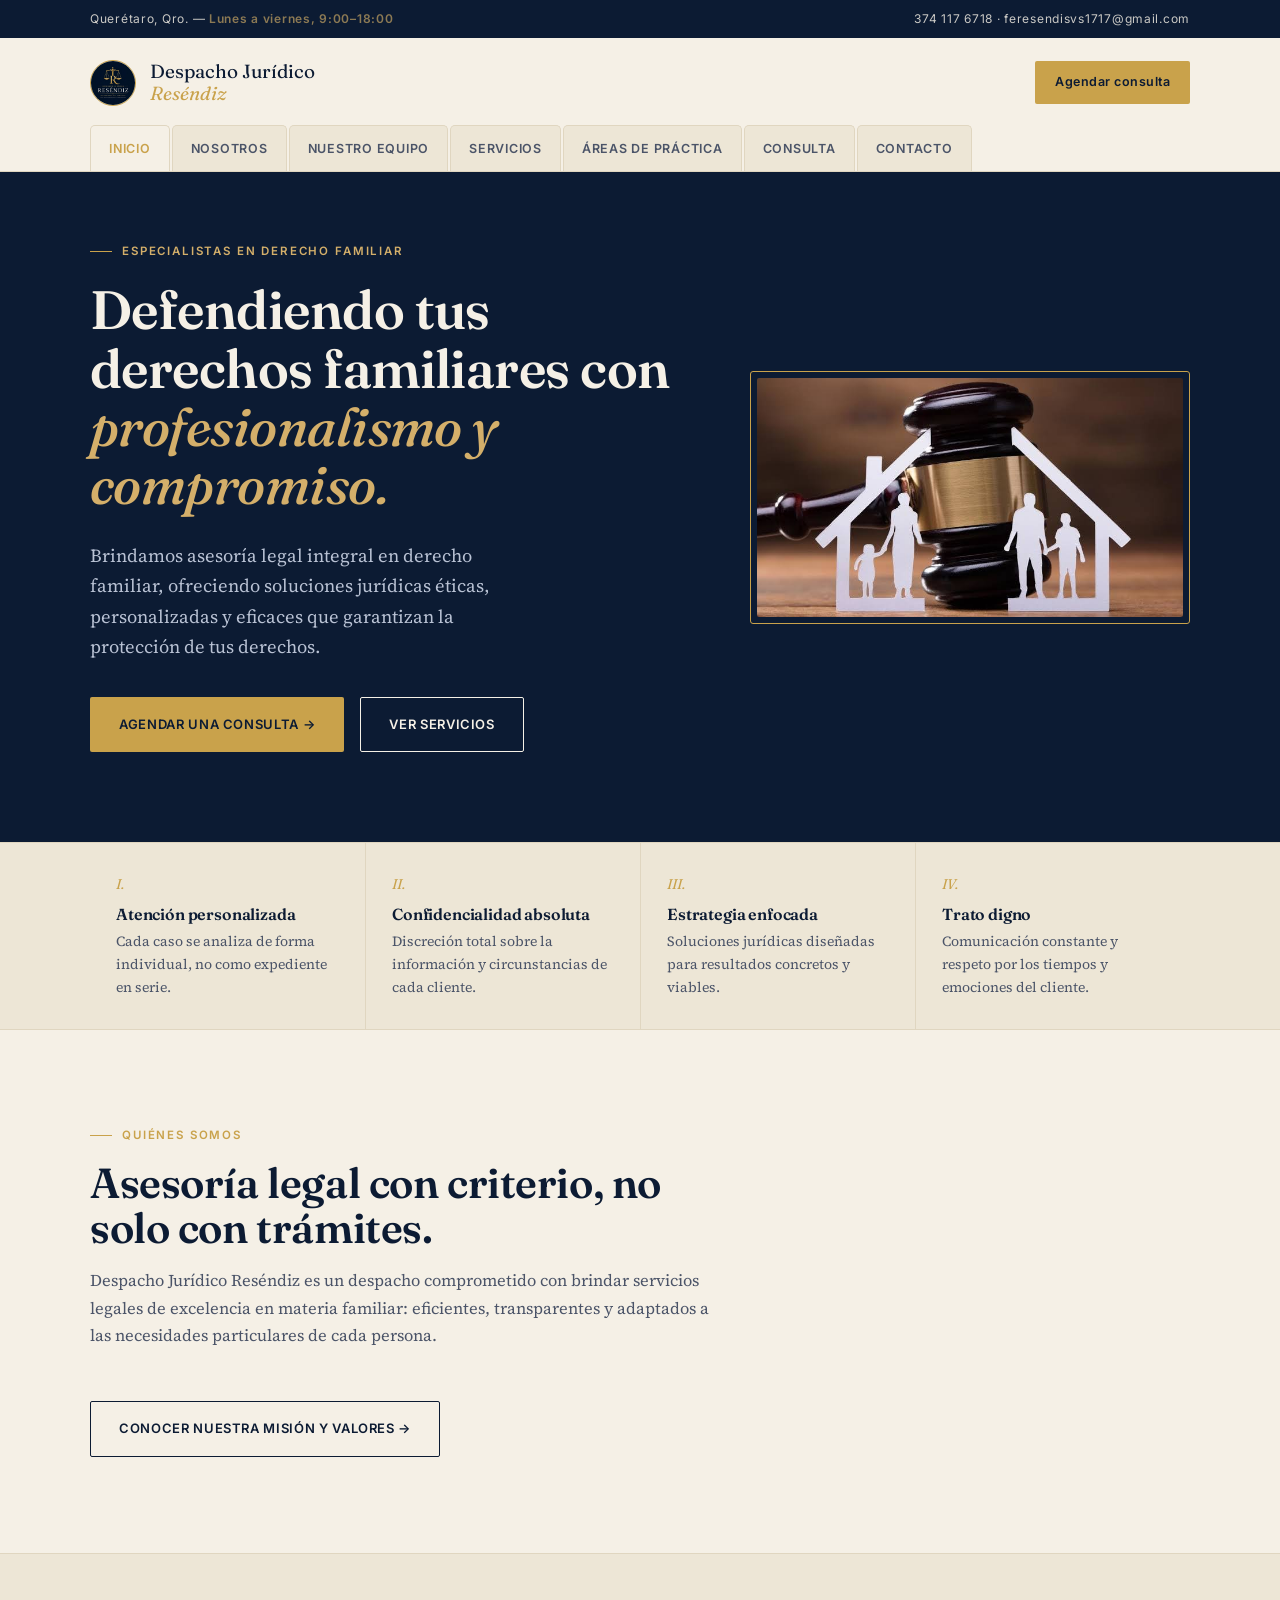
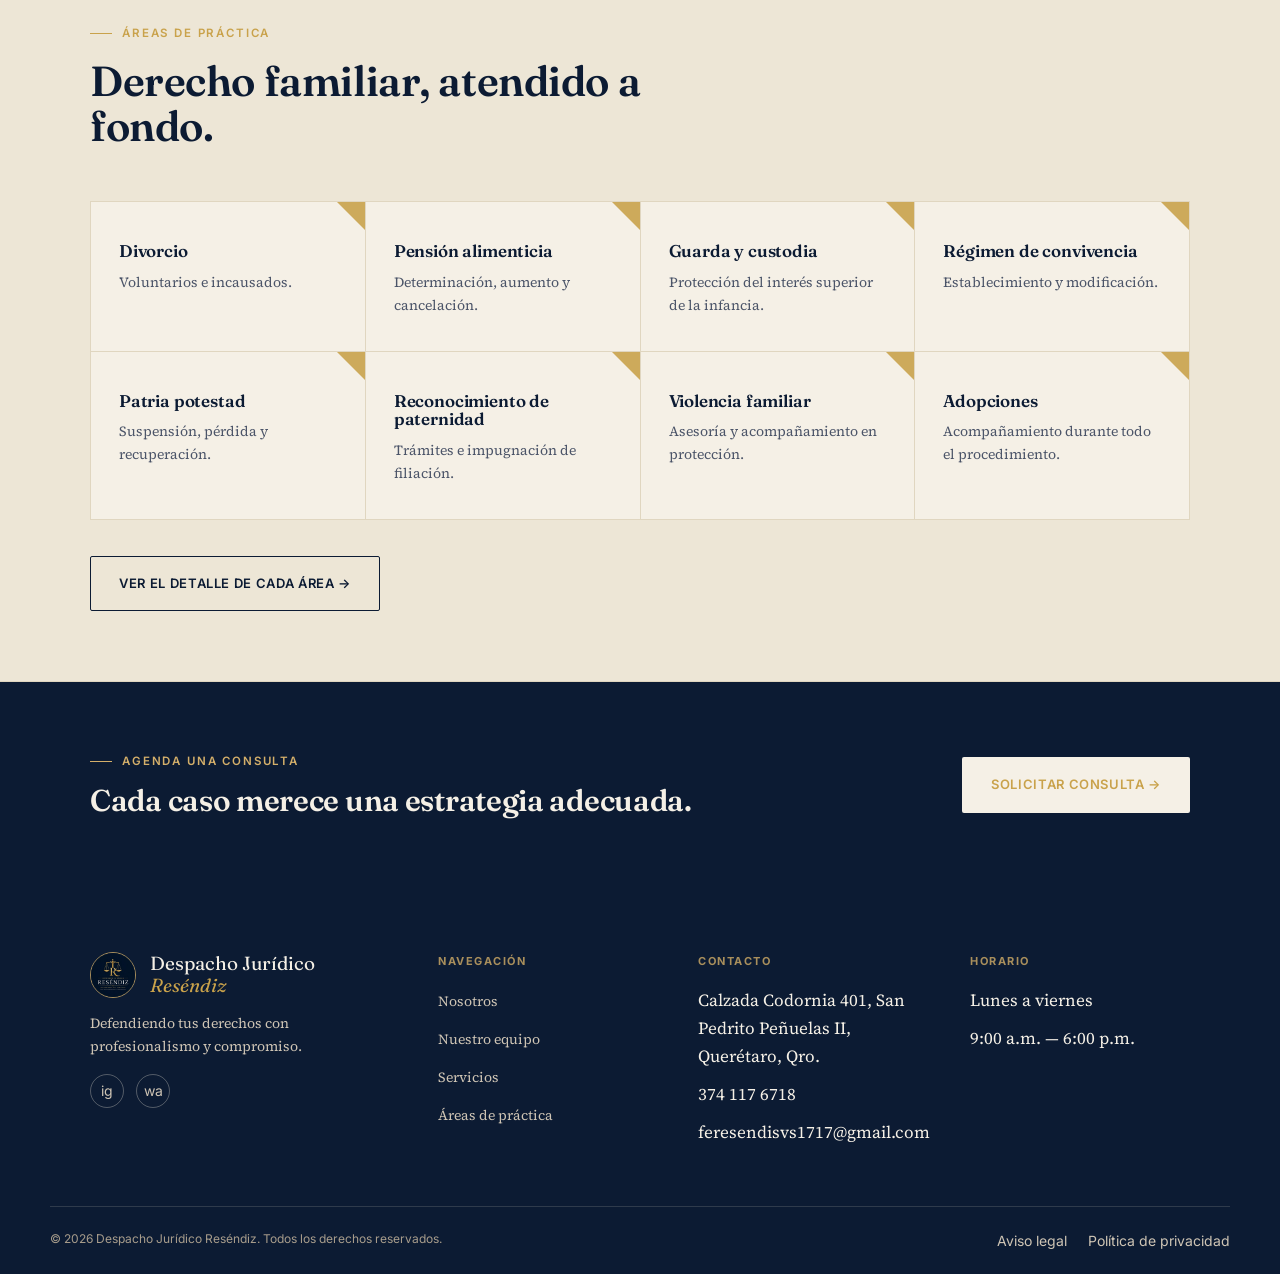
<file: index.html>
<!DOCTYPE html>
<html lang="es">
<head>
<meta charset="UTF-8">
<meta name="viewport" content="width=device-width, initial-scale=1.0">
<title>Despacho Jurídico Reséndiz — Derecho Familiar en Querétaro</title>
<link rel="preconnect" href="https://fonts.googleapis.com">
<link href="https://fonts.googleapis.com/css2?family=Fraunces:ital,opsz,wght@0,9..144,400;0,9..144,600;1,9..144,500&family=Source+Serif+4:wght@400;500;600&family=Inter:wght@400;500;600;700&display=swap" rel="stylesheet">
<link rel="stylesheet" href="style.css">
</head>
<body>

<div class="topbar">
  <div class="wrap">
    <span class="tb-item">Querétaro, Qro. — <strong>Lunes a viernes, 9:00–18:00</strong></span>
    <span class="tb-item">374 117 6718 · feresendisvs1717@gmail.com</span>
  </div>
</div>

<header class="site">
  <div class="header-inner">
    <a class="brand" href="index.html">
      <img class="brand-mark" src="assets/logo.jpg" alt="Despacho Jurídico Reséndiz">
      <span class="brand-name">Despacho Jurídico<br><em>Reséndiz</em></span>
    </a>
    <a class="cta-small" href="consulta.html">Agendar consulta</a>
  </div>
  <nav class="tabs">
    <a href="index.html" class="active">Inicio</a>
    <a href="nosotros.html">Nosotros</a>
    <a href="equipo.html">Nuestro equipo</a>
    <a href="servicios.html">Servicios</a>
    <a href="areas-de-practica.html">Áreas de práctica</a>
    <a href="consulta.html">Consulta</a>
    <a href="contacto.html">Contacto</a>
  </nav>
</header>

<section class="hero" style="background:var(--ink); padding:70px 0 90px;">
  <div class="wrap">
    <div>
      <span class="eyebrow reveal" data-delay="0" style="color:var(--wine-soft);">Especialistas en derecho familiar</span>
      <h1 class="reveal" data-delay="120" style="color:var(--cream); font-size:clamp(34px,4.6vw,54px);">Defendiendo tus derechos familiares con <em style="color:var(--wine-soft);">profesionalismo y compromiso.</em></h1>
      <p class="lede reveal" data-delay="240" style="color:#B9C2D4;">Brindamos asesoría legal integral en derecho familiar, ofreciendo soluciones jurídicas éticas, personalizadas y eficaces que garantizan la protección de tus derechos.</p>
      <div class="hero-actions reveal" data-delay="360">
        <a class="btn btn-wine" href="consulta.html">Agendar una consulta →</a>
        <a class="btn btn-ghost" href="servicios.html" style="border-color:var(--cream); color:var(--cream);">Ver servicios</a>
      </div>
    </div>
    <div class="hero-photo reveal reveal-right" data-delay="180">
      <div class="hero-photo-frame">
        <img src="assets/familiar.jpg" alt="María Fernanda Reséndiz Vargas">
      </div>
      </div>
    </div>
  </div>
</section>

<div class="pillars">
  <div class="wrap">
    <div class="pillar">
      <span class="num">I.</span>
      <h4>Atención personalizada</h4>
      <p>Cada caso se analiza de forma individual, no como expediente en serie.</p>
    </div>
    <div class="pillar">
      <span class="num">II.</span>
      <h4>Confidencialidad absoluta</h4>
      <p>Discreción total sobre la información y circunstancias de cada cliente.</p>
    </div>
    <div class="pillar">
      <span class="num">III.</span>
      <h4>Estrategia enfocada</h4>
      <p>Soluciones jurídicas diseñadas para resultados concretos y viables.</p>
    </div>
    <div class="pillar">
      <span class="num">IV.</span>
      <h4>Trato digno</h4>
      <p>Comunicación constante y respeto por los tiempos y emociones del cliente.</p>
    </div>
  </div>
</div>

<section>
  <div class="wrap">
    <div class="section-head">
      <span class="eyebrow">Quiénes somos</span>
      <h2>Asesoría legal con criterio, no solo con trámites.</h2>
      <p>Despacho Jurídico Reséndiz es un despacho comprometido con brindar servicios legales de excelencia en materia familiar: eficientes, transparentes y adaptados a las necesidades particulares de cada persona.</p>
    </div>
    <a class="btn btn-ghost" href="nosotros.html">Conocer nuestra misión y valores →</a>
  </div>
</section>

<section class="tight" style="background:var(--paper-deep); border-top:1px solid var(--paper-line); border-bottom:1px solid var(--paper-line);">
  <div class="wrap">
    <div class="section-head">
      <span class="eyebrow">Áreas de práctica</span>
      <h2>Derecho familiar, atendido a fondo.</h2>
    </div>
    <div class="grid-cards">
      <div class="card"><h4>Divorcio</h4><p>Voluntarios e incausados.</p></div>
      <div class="card"><h4>Pensión alimenticia</h4><p>Determinación, aumento y cancelación.</p></div>
      <div class="card"><h4>Guarda y custodia</h4><p>Protección del interés superior de la infancia.</p></div>
      <div class="card"><h4>Régimen de convivencia</h4><p>Establecimiento y modificación.</p></div>
      <div class="card"><h4>Patria potestad</h4><p>Suspensión, pérdida y recuperación.</p></div>
      <div class="card"><h4>Reconocimiento de paternidad</h4><p>Trámites e impugnación de filiación.</p></div>
      <div class="card"><h4>Violencia familiar</h4><p>Asesoría y acompañamiento en protección.</p></div>
      <div class="card"><h4>Adopciones</h4><p>Acompañamiento durante todo el procedimiento.</p></div>
    </div>
    <div style="margin-top:36px;">
      <a class="btn btn-ghost" href="areas-de-practica.html">Ver el detalle de cada área →</a>
    </div>
  </div>
</section>

<section class="wine-bg tight">
  <div class="wrap" style="display:flex; align-items:center; justify-content:space-between; gap:30px; flex-wrap:wrap;">
    <div>
      <span class="eyebrow">Agenda una consulta</span>
      <h2 style="margin-top:14px; font-size:30px;">Cada caso merece una estrategia adecuada.</h2>
    </div>
    <a class="btn" style="background:var(--cream); color:var(--wine);" href="consulta.html">Solicitar consulta →</a>
  </div>
</section>

<footer class="site">
  <div class="wrap footer-grid">
    <div class="footer-brand">
      <a class="brand" href="index.html">
        <img class="brand-mark footer-brand-mark" src="assets/logo.jpg" alt="Despacho Jurídico Reséndiz">
        <span class="brand-name">Despacho Jurídico<br><em>Reséndiz</em></span>
      </a>
      <p>Defendiendo tus derechos con profesionalismo y compromiso.</p>
      <div class="social-row">
        <!-- TODO: reemplazar "#" con el link real del perfil de Instagram -->
        <a href="https://www.instagram.com/resendiz_despacho_juridico" target="_blank" rel="noopener" aria-label="Instagram">ig</a>
        <a href="https://wa.me/523741176718" target="_blank" rel="noopener" aria-label="WhatsApp">wa</a>
      </div>
    </div>
    <div>
      <h5>Navegación</h5>
      <ul>
        <li><a href="nosotros.html">Nosotros</a></li>
        <li><a href="equipo.html">Nuestro equipo</a></li>
        <li><a href="servicios.html">Servicios</a></li>
        <li><a href="areas-de-practica.html">Áreas de práctica</a></li>
      </ul>
    </div>
    <div>
      <h5>Contacto</h5>
      <ul>
        <li>Calzada Codornia 401, San Pedrito Peñuelas II, Querétaro, Qro.</li>
        <li>374 117 6718</li>
        <li>feresendisvs1717@gmail.com</li>
      </ul>
    </div>
    <div>
      <h5>Horario</h5>
      <ul>
        <li>Lunes a viernes</li>
        <li>9:00 a.m. — 6:00 p.m.</li>
      </ul>
    </div>
  </div>
  <div class="wrap footer-bottom">
    <span>© 2026 Despacho Jurídico Reséndiz. Todos los derechos reservados.</span>
    <span>
      <a href="#">Aviso legal</a>
      <a href="#">Política de privacidad</a>
    </span>
  </div>
</footer>

<script src="assets/reveal.js"></script>
</body>
</html>
</file>
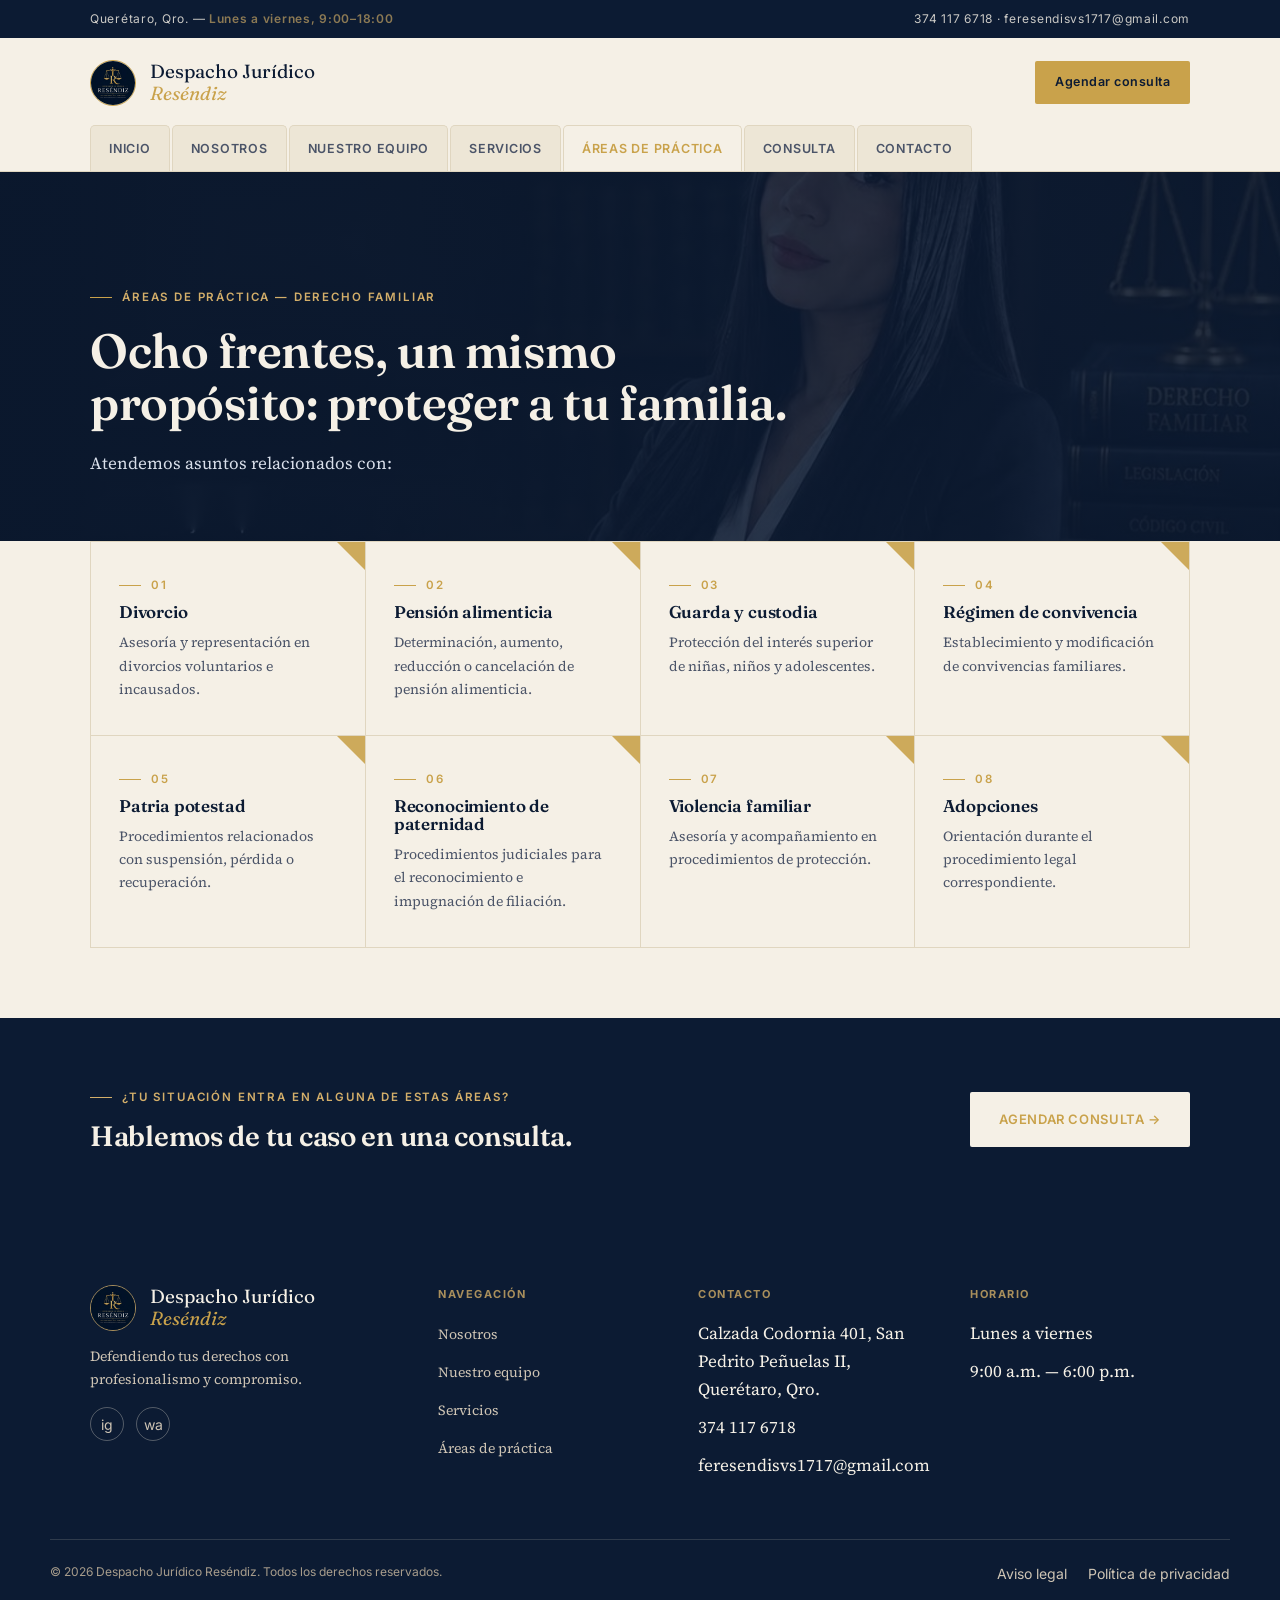
<file: areas-de-practica.html>
<!DOCTYPE html>
<html lang="es">
<head>
<meta charset="UTF-8">
<meta name="viewport" content="width=device-width, initial-scale=1.0">
<title>Áreas de Práctica — Despacho Jurídico Reséndiz</title>
<link rel="preconnect" href="https://fonts.googleapis.com">
<link href="https://fonts.googleapis.com/css2?family=Fraunces:ital,opsz,wght@0,9..144,400;0,9..144,600;1,9..144,500&family=Source+Serif+4:wght@400;500;600&family=Inter:wght@400;500;600;700&display=swap" rel="stylesheet">
<link rel="stylesheet" href="style.css">
</head>
<body>

<div class="topbar">
  <div class="wrap">
    <span class="tb-item">Querétaro, Qro. — <strong>Lunes a viernes, 9:00–18:00</strong></span>
    <span class="tb-item">374 117 6718 · feresendisvs1717@gmail.com</span>
  </div>
</div>

<header class="site">
  <div class="header-inner">
    <a class="brand" href="index.html">
      <img class="brand-mark" src="assets/logo.jpg" alt="Despacho Jurídico Reséndiz">
      <span class="brand-name">Despacho Jurídico<br><em>Reséndiz</em></span>
    </a>
    <a class="cta-small" href="consulta.html">Agendar consulta</a>
  </div>
  <nav class="tabs">
    <a href="index.html">Inicio</a>
    <a href="nosotros.html">Nosotros</a>
    <a href="equipo.html">Nuestro equipo</a>
    <a href="servicios.html">Servicios</a>
    <a href="areas-de-practica.html" class="active">Áreas de práctica</a>
    <a href="consulta.html">Consulta</a>
    <a href="contacto.html">Contacto</a>
  </nav>
</header>

<section style="padding-bottom:40px; background:linear-gradient(rgba(12,27,51,0.88),rgba(12,27,51,0.88)),url('assets/banner-desk.jpg') center/cover; color:var(--cream);">
  <div class="wrap" style="padding-top:20px;">
    <span class="eyebrow" style="color:var(--wine-soft);">Áreas de práctica — Derecho familiar</span>
    <h1 style="font-size:clamp(32px,4.4vw,48px); max-width:22ch; margin-top:18px; color:var(--cream);">Ocho frentes, un mismo propósito: proteger a tu familia.</h1>
    <p class="lede" style="margin-top:20px; color:#D8DEE9; padding-bottom:24px;">Atendemos asuntos relacionados con:</p>
  </div>
</section>

<section class="tight" style="padding-top:0;">
  <div class="wrap">
    <div class="grid-cards">
      <div class="card">
        <span class="eyebrow" style="margin-bottom:8px;">01</span>
        <h4>Divorcio</h4>
        <p>Asesoría y representación en divorcios voluntarios e incausados.</p>
      </div>
      <div class="card">
        <span class="eyebrow" style="margin-bottom:8px;">02</span>
        <h4>Pensión alimenticia</h4>
        <p>Determinación, aumento, reducción o cancelación de pensión alimenticia.</p>
      </div>
      <div class="card">
        <span class="eyebrow" style="margin-bottom:8px;">03</span>
        <h4>Guarda y custodia</h4>
        <p>Protección del interés superior de niñas, niños y adolescentes.</p>
      </div>
      <div class="card">
        <span class="eyebrow" style="margin-bottom:8px;">04</span>
        <h4>Régimen de convivencia</h4>
        <p>Establecimiento y modificación de convivencias familiares.</p>
      </div>
      <div class="card">
        <span class="eyebrow" style="margin-bottom:8px;">05</span>
        <h4>Patria potestad</h4>
        <p>Procedimientos relacionados con suspensión, pérdida o recuperación.</p>
      </div>
      <div class="card">
        <span class="eyebrow" style="margin-bottom:8px;">06</span>
        <h4>Reconocimiento de paternidad</h4>
        <p>Procedimientos judiciales para el reconocimiento e impugnación de filiación.</p>
      </div>
      <div class="card">
        <span class="eyebrow" style="margin-bottom:8px;">07</span>
        <h4>Violencia familiar</h4>
        <p>Asesoría y acompañamiento en procedimientos de protección.</p>
      </div>
      <div class="card">
        <span class="eyebrow" style="margin-bottom:8px;">08</span>
        <h4>Adopciones</h4>
        <p>Orientación durante el procedimiento legal correspondiente.</p>
      </div>
    </div>
  </div>
</section>

<section class="wine-bg tight">
  <div class="wrap" style="display:flex; align-items:center; justify-content:space-between; gap:30px; flex-wrap:wrap;">
    <div>
      <span class="eyebrow">¿Tu situación entra en alguna de estas áreas?</span>
      <h2 style="margin-top:14px; font-size:28px;">Hablemos de tu caso en una consulta.</h2>
    </div>
    <a class="btn" style="background:var(--cream); color:var(--wine);" href="consulta.html">Agendar consulta →</a>
  </div>
</section>

<footer class="site">
  <div class="wrap footer-grid">
    <div class="footer-brand">
      <a class="brand" href="index.html">
        <img class="brand-mark" src="assets/logo.jpg" alt="Despacho Jurídico Reséndiz">
        <span class="brand-name">Despacho Jurídico<br><em>Reséndiz</em></span>
      </a>
      <p>Defendiendo tus derechos con profesionalismo y compromiso.</p>
      <div class="social-row">
        <!-- TODO: reemplazar "#" con el link real del perfil de Instagram -->
        <a href="https://www.instagram.com/resendiz_despacho_juridico" target="_blank" rel="noopener" aria-label="Instagram">ig</a>
        <a href="https://wa.me/523741176718" target="_blank" rel="noopener" aria-label="WhatsApp">wa</a>
      </div>
    </div>
    <div>
      <h5>Navegación</h5>
      <ul>
        <li><a href="nosotros.html">Nosotros</a></li>
        <li><a href="equipo.html">Nuestro equipo</a></li>
        <li><a href="servicios.html">Servicios</a></li>
        <li><a href="areas-de-practica.html">Áreas de práctica</a></li>
      </ul>
    </div>
    <div>
      <h5>Contacto</h5>
      <ul>
        <li>Calzada Codornia 401, San Pedrito Peñuelas II, Querétaro, Qro.</li>
        <li>374 117 6718</li>
        <li>feresendisvs1717@gmail.com</li>
      </ul>
    </div>
    <div>
      <h5>Horario</h5>
      <ul>
        <li>Lunes a viernes</li>
        <li>9:00 a.m. — 6:00 p.m.</li>
      </ul>
    </div>
  </div>
  <div class="wrap footer-bottom">
    <span>© 2026 Despacho Jurídico Reséndiz. Todos los derechos reservados.</span>
    <span>
      <a href="#">Aviso legal</a>
      <a href="#">Política de privacidad</a>
    </span>
  </div>
</footer>

</body>
</html>
</file>
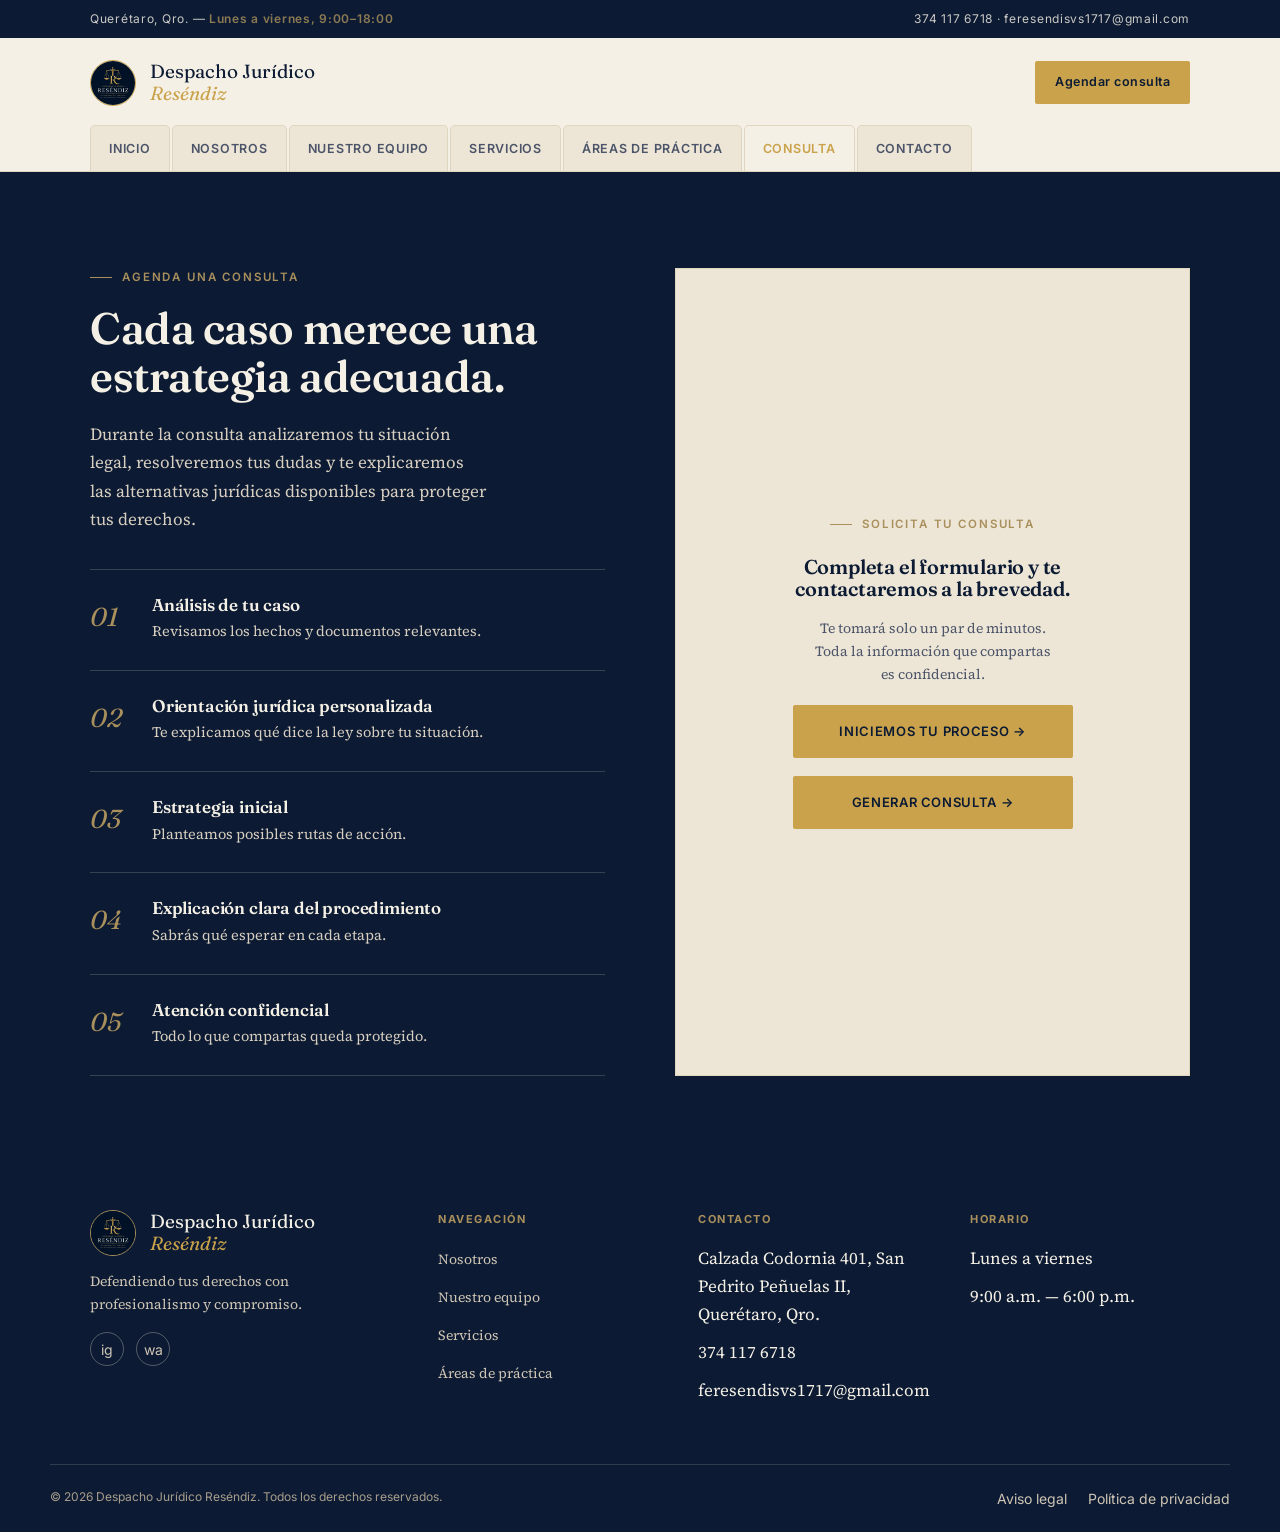
<file: consulta.html>
<!DOCTYPE html>
<html lang="es">
<head>
<meta charset="UTF-8">
<meta name="viewport" content="width=device-width, initial-scale=1.0">
<title>Agenda tu Consulta — Despacho Jurídico Reséndiz</title>
<link rel="preconnect" href="https://fonts.googleapis.com">
<link href="https://fonts.googleapis.com/css2?family=Fraunces:ital,opsz,wght@0,9..144,400;0,9..144,600;1,9..144,500&family=Source+Serif+4:wght@400;500;600&family=Inter:wght@400;500;600;700&display=swap" rel="stylesheet">
<link rel="stylesheet" href="style.css">
</head>
<body>

<div class="topbar">
  <div class="wrap">
    <span class="tb-item">Querétaro, Qro. — <strong>Lunes a viernes, 9:00–18:00</strong></span>
    <span class="tb-item">374 117 6718 · feresendisvs1717@gmail.com</span>
  </div>
</div>

<header class="site">
  <div class="header-inner">
    <a class="brand" href="index.html">
      <img class="brand-mark" src="assets/logo.jpg" alt="Despacho Jurídico Reséndiz">
      <span class="brand-name">Despacho Jurídico<br><em>Reséndiz</em></span>
    </a>
    <a class="cta-small" href="consulta.html">Agendar consulta</a>
  </div>
  <nav class="tabs">
    <a href="index.html">Inicio</a>
    <a href="nosotros.html">Nosotros</a>
    <a href="equipo.html">Nuestro equipo</a>
    <a href="servicios.html">Servicios</a>
    <a href="areas-de-practica.html">Áreas de práctica</a>
    <a href="consulta.html" class="active">Consulta</a>
    <a href="contacto.html">Contacto</a>
  </nav>
</header>

<section class="dark" style="padding-bottom:70px;">
  <div class="wrap split-grid" style="gap:70px;">
    <div>
      <span class="eyebrow">Agenda una consulta</span>
      <h1 style="font-size:clamp(30px,4vw,44px); margin-top:18px;">Cada caso merece una estrategia adecuada.</h1>
      <p style="margin-top:20px; max-width:44ch;">Durante la consulta analizaremos tu situación legal, resolveremos tus dudas y te explicaremos las alternativas jurídicas disponibles para proteger tus derechos.</p>

      <div class="steps" style="margin-top:36px;">
        <div class="step">
          <span class="step-num">01</span>
          <div><h4>Análisis de tu caso</h4><p>Revisamos los hechos y documentos relevantes.</p></div>
        </div>
        <div class="step">
          <span class="step-num">02</span>
          <div><h4>Orientación jurídica personalizada</h4><p>Te explicamos qué dice la ley sobre tu situación.</p></div>
        </div>
        <div class="step">
          <span class="step-num">03</span>
          <div><h4>Estrategia inicial</h4><p>Planteamos posibles rutas de acción.</p></div>
        </div>
        <div class="step">
          <span class="step-num">04</span>
          <div><h4>Explicación clara del procedimiento</h4><p>Sabrás qué esperar en cada etapa.</p></div>
        </div>
        <div class="step">
          <span class="step-num">05</span>
          <div><h4>Atención confidencial</h4><p>Todo lo que compartas queda protegido.</p></div>
        </div>
      </div>
    </div>

    <div class="form-panel" style="display:flex; flex-direction:column; align-items:center; justify-content:center; text-align:center; gap:18px;">
      <span class="eyebrow" style="margin-bottom:4px;">Solicita tu consulta</span>
      <h3 style="font-size:20px; max-width:22ch; color:var(--ink);">Completa el formulario y te contactaremos a la brevedad.</h3>
      <p style="font-size:14px; color:var(--ink-soft); max-width:34ch;">Te tomará solo un par de minutos. Toda la información que compartas es confidencial.</p>
      <a class="btn btn-wine form-submit" style="justify-content:center; max-width:280px;" href="https://forms.gle/jQi52kUD3SC9ALdM9" target="_blank" rel="noopener">Iniciemos tu proceso →</a>
      <a class="btn btn-wine form-submit" style="justify-content:center; max-width:280px;" href="https://docs.google.com/forms/d/e/1FAIpQLScfIjRR7AMr2s9iZr1YigN0sWi4lyib1d10M_L19gUOjVXlmg/viewform" target="_blank" rel="noopener">Generar consulta →</a>
    </div>
  </div>
</section>

<footer class="site">
  <div class="wrap footer-grid">
    <div class="footer-brand">
      <a class="brand" href="index.html">
        <img class="brand-mark" src="assets/logo.jpg" alt="Despacho Jurídico Reséndiz">
        <span class="brand-name">Despacho Jurídico<br><em>Reséndiz</em></span>
      </a>
      <p>Defendiendo tus derechos con profesionalismo y compromiso.</p>
      <div class="social-row">
        <!-- TODO: reemplazar "#" con el link real del perfil de Instagram -->
        <a href="https://www.instagram.com/resendiz_despacho_juridico" target="_blank" rel="noopener" aria-label="Instagram">ig</a>
        <a href="https://wa.me/523741176718" target="_blank" rel="noopener" aria-label="WhatsApp">wa</a>
      </div>
    </div>
    <div>
      <h5>Navegación</h5>
      <ul>
        <li><a href="nosotros.html">Nosotros</a></li>
        <li><a href="equipo.html">Nuestro equipo</a></li>
        <li><a href="servicios.html">Servicios</a></li>
        <li><a href="areas-de-practica.html">Áreas de práctica</a></li>
      </ul>
    </div>
    <div>
      <h5>Contacto</h5>
      <ul>
        <li>Calzada Codornia 401, San Pedrito Peñuelas II, Querétaro, Qro.</li>
        <li>374 117 6718</li>
        <li>feresendisvs1717@gmail.com</li>
      </ul>
    </div>
    <div>
      <h5>Horario</h5>
      <ul>
        <li>Lunes a viernes</li>
        <li>9:00 a.m. — 6:00 p.m.</li>
      </ul>
    </div>
  </div>
  <div class="wrap footer-bottom">
    <span>© 2026 Despacho Jurídico Reséndiz. Todos los derechos reservados.</span>
    <span>
      <a href="#">Aviso legal</a>
      <a href="#">Política de privacidad</a>
    </span>
  </div>
</footer>

</body>
</html>
</file>
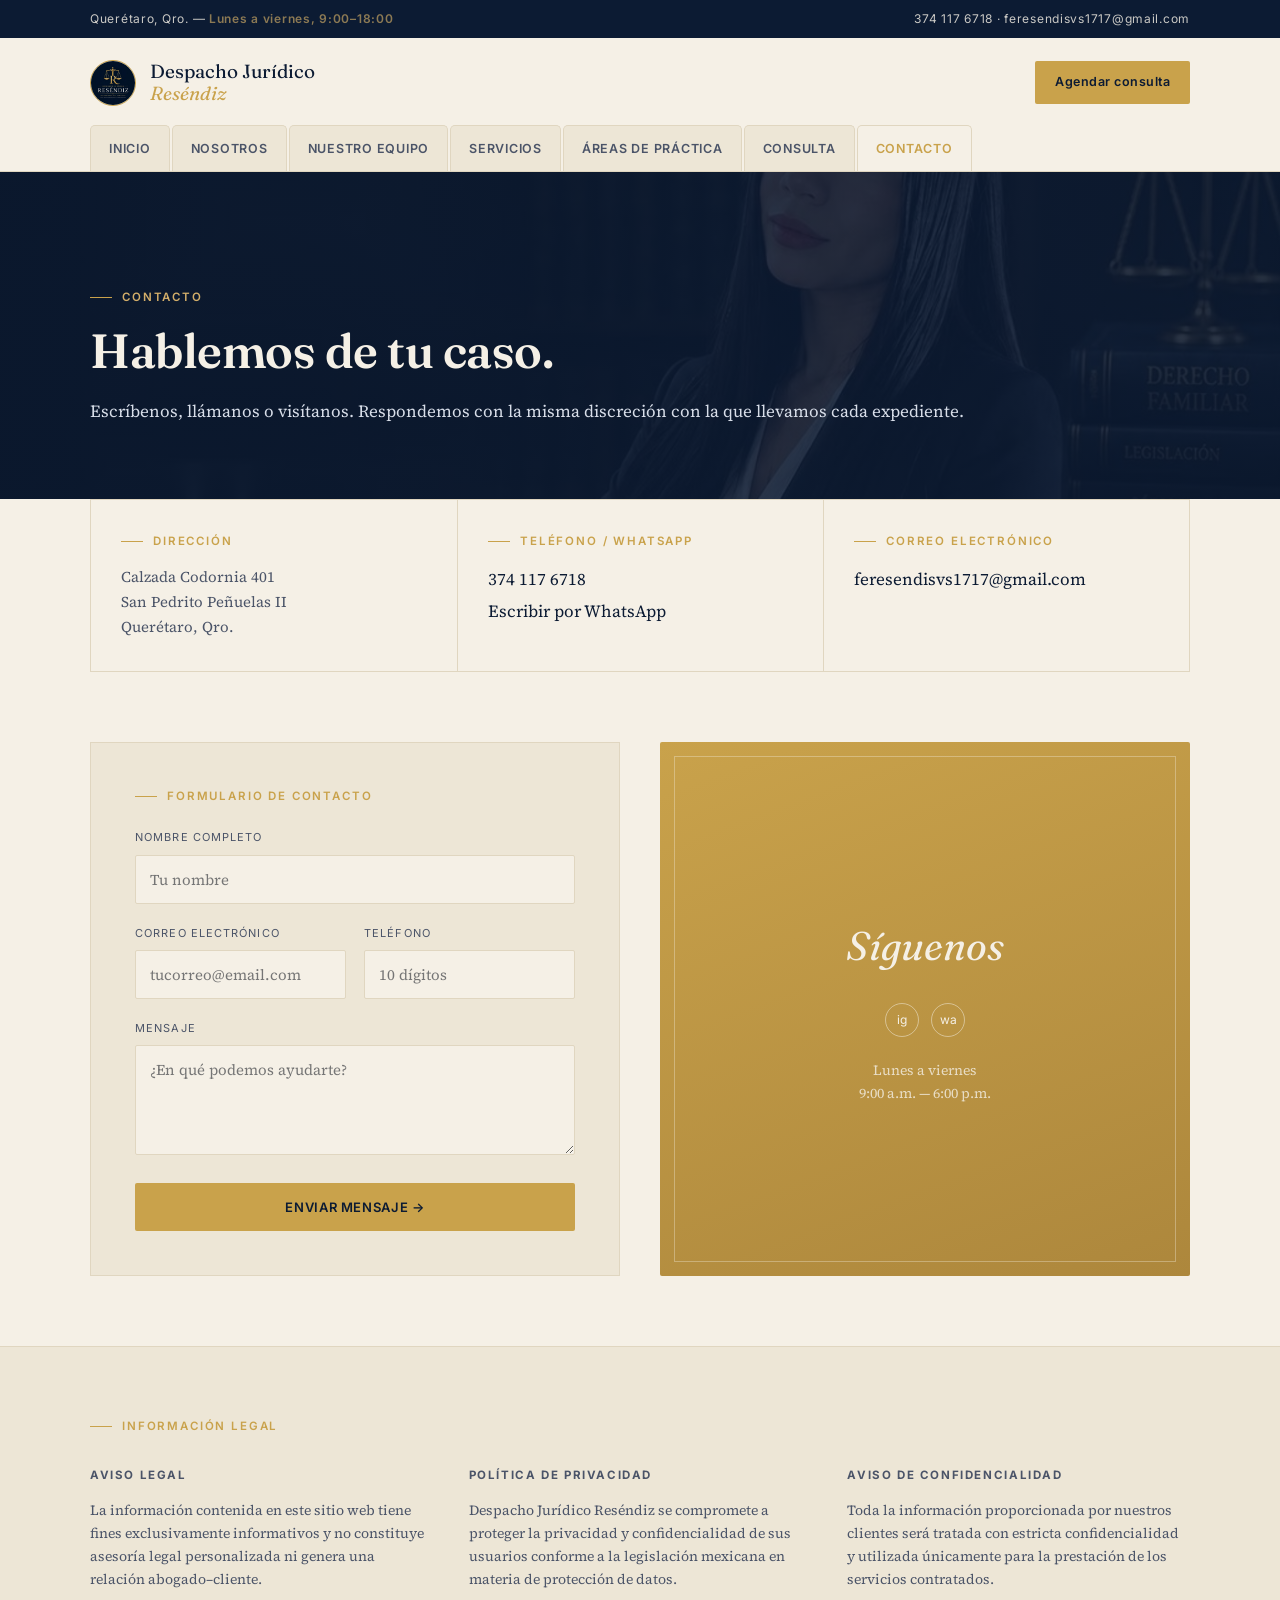
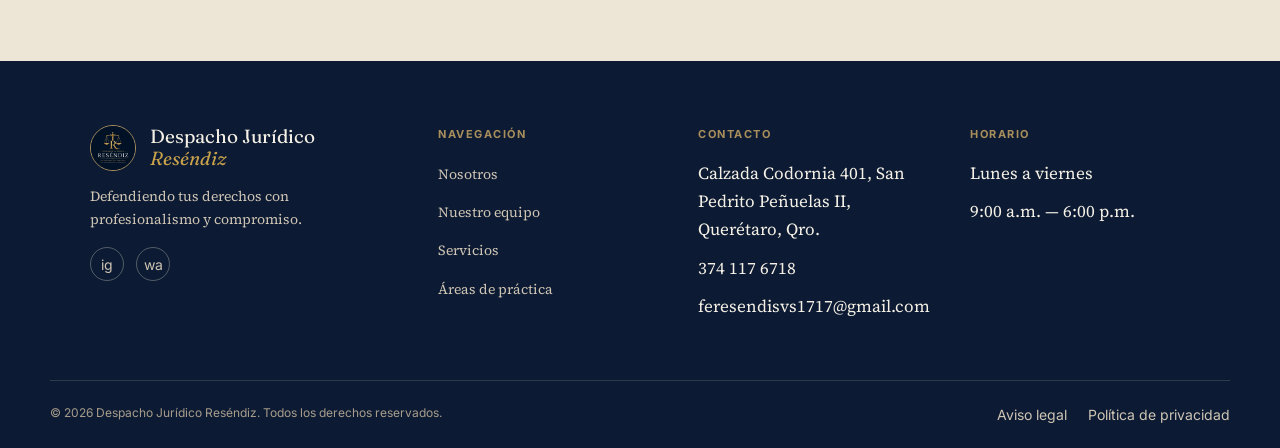
<file: contacto.html>
<!DOCTYPE html>
<html lang="es">
<head>
<meta charset="UTF-8">
<meta name="viewport" content="width=device-width, initial-scale=1.0">
<title>Contacto — Despacho Jurídico Reséndiz</title>
<link rel="preconnect" href="https://fonts.googleapis.com">
<link href="https://fonts.googleapis.com/css2?family=Fraunces:ital,opsz,wght@0,9..144,400;0,9..144,600;1,9..144,500&family=Source+Serif+4:wght@400;500;600&family=Inter:wght@400;500;600;700&display=swap" rel="stylesheet">
<link rel="stylesheet" href="style.css">
</head>
<body>

<div class="topbar">
  <div class="wrap">
    <span class="tb-item">Querétaro, Qro. — <strong>Lunes a viernes, 9:00–18:00</strong></span>
    <span class="tb-item">374 117 6718 · feresendisvs1717@gmail.com</span>
  </div>
</div>

<header class="site">
  <div class="header-inner">
    <a class="brand" href="index.html">
      <img class="brand-mark" src="assets/logo.jpg" alt="Despacho Jurídico Reséndiz">
      <span class="brand-name">Despacho Jurídico<br><em>Reséndiz</em></span>
    </a>
    <a class="cta-small" href="consulta.html">Agendar consulta</a>
  </div>
  <nav class="tabs">
    <a href="index.html">Inicio</a>
    <a href="nosotros.html">Nosotros</a>
    <a href="equipo.html">Nuestro equipo</a>
    <a href="servicios.html">Servicios</a>
    <a href="areas-de-practica.html">Áreas de práctica</a>
    <a href="consulta.html">Consulta</a>
    <a href="contacto.html" class="active">Contacto</a>
  </nav>
</header>

<section style="padding-bottom:50px; background:linear-gradient(rgba(12,27,51,0.88),rgba(12,27,51,0.88)),url('assets/banner-desk.jpg') center/cover; color:var(--cream);">
  <div class="wrap" style="padding-top:20px;">
    <span class="eyebrow" style="color:var(--wine-soft);">Contacto</span>
    <h1 style="font-size:clamp(32px,4.4vw,48px); max-width:18ch; margin-top:18px; color:var(--cream);">Hablemos de tu caso.</h1>
    <p class="lede" style="margin-top:20px; color:#D8DEE9; padding-bottom:24px;">Escríbenos, llámanos o visítanos. Respondemos con la misma discreción con la que llevamos cada expediente.</p>
  </div>
</section>

<section class="tight" style="padding-top:0;">
  <div class="wrap">
    <div class="info-strip">
      <div>
        <span class="eyebrow">Dirección</span>
        <p>Calzada Codornia 401<br>San Pedrito Peñuelas II<br>Querétaro, Qro.</p>
      </div>
      <div>
        <span class="eyebrow">Teléfono / WhatsApp</span>
        <a class="link-line" href="tel:3741176718">374 117 6718</a>
        <a class="link-line" href="https://wa.me/523741176718">Escribir por WhatsApp</a>
      </div>
      <div>
        <span class="eyebrow">Correo electrónico</span>
        <a class="link-line" href="mailto:feresendisvs1717@gmail.com">feresendisvs1717@gmail.com</a>
      </div>
    </div>
  </div>
</section>

<section class="tight" style="padding-top:0;">
  <div class="wrap split-grid" style="gap:40px;">
    <div class="form-panel">
      <span class="eyebrow" style="margin-bottom:18px;">Formulario de contacto</span>
      <form style="margin-top:22px;">
        <div class="field">
          <label for="c-nombre">Nombre completo</label>
          <input id="c-nombre" type="text" placeholder="Tu nombre">
        </div>
        <div class="field-row">
          <div class="field">
            <label for="c-correo">Correo electrónico</label>
            <input id="c-correo" type="email" placeholder="tucorreo@email.com">
          </div>
          <div class="field">
            <label for="c-tel">Teléfono</label>
            <input id="c-tel" type="tel" placeholder="10 dígitos">
          </div>
        </div>
        <div class="field">
          <label for="c-msg">Mensaje</label>
          <textarea id="c-msg" placeholder="¿En qué podemos ayudarte?"></textarea>
        </div>
        <button type="submit" class="btn btn-wine form-submit">Enviar mensaje →</button>
      </form>
    </div>

    <div>
      <div class="portrait-frame" style="aspect-ratio:auto; height:100%; min-height:340px;">
        <div style="text-align:center; padding:30px;">
          <span class="glyph" style="font-size:40px; color:var(--cream); font-family:var(--display); font-style:italic;">Síguenos</span>
          <div class="social-row" style="justify-content:center; margin-top:24px;">
            <!-- TODO: reemplazar "#" con el link real del perfil de Instagram -->
            <a href="https://www.instagram.com/resendiz_despacho_juridico" target="_blank" rel="noopener" aria-label="Instagram" style="border-color:rgba(244,238,223,0.5); color:var(--cream);">ig</a>
            <a href="https://wa.me/523741176718" target="_blank" rel="noopener" aria-label="WhatsApp" style="border-color:rgba(244,238,223,0.5); color:var(--cream);">wa</a>
          </div>
          <p style="color:var(--cream); opacity:0.8; margin-top:22px; font-size:14px;">Lunes a viernes<br>9:00 a.m. — 6:00 p.m.</p>
        </div>
      </div>
    </div>
  </div>
</section>

<section class="tight" style="background:var(--paper-deep); border-top:1px solid var(--paper-line);">
  <div class="wrap">
    <div class="section-head" style="margin-bottom:30px;">
      <span class="eyebrow">Información legal</span>
    </div>
    <div class="two-col" style="grid-template-columns:repeat(3,1fr); gap:36px;">
      <div>
        <h5>Aviso legal</h5>
        <p style="font-size:14px; color:var(--ink-soft);">La información contenida en este sitio web tiene fines exclusivamente informativos y no constituye asesoría legal personalizada ni genera una relación abogado–cliente.</p>
      </div>
      <div>
        <h5>Política de privacidad</h5>
        <p style="font-size:14px; color:var(--ink-soft);">Despacho Jurídico Reséndiz se compromete a proteger la privacidad y confidencialidad de sus usuarios conforme a la legislación mexicana en materia de protección de datos.</p>
      </div>
      <div>
        <h5>Aviso de confidencialidad</h5>
        <p style="font-size:14px; color:var(--ink-soft);">Toda la información proporcionada por nuestros clientes será tratada con estricta confidencialidad y utilizada únicamente para la prestación de los servicios contratados.</p>
      </div>
    </div>
  </div>
</section>

<footer class="site">
  <div class="wrap footer-grid">
    <div class="footer-brand">
      <a class="brand" href="index.html">
        <img class="brand-mark" src="assets/logo.jpg" alt="Despacho Jurídico Reséndiz">
        <span class="brand-name">Despacho Jurídico<br><em>Reséndiz</em></span>
      </a>
      <p>Defendiendo tus derechos con profesionalismo y compromiso.</p>
      <div class="social-row">
        <!-- TODO: reemplazar "#" con el link real del perfil de Instagram -->
        <a href="https://www.instagram.com/resendiz_despacho_juridico" target="_blank" rel="noopener" aria-label="Instagram">ig</a>
        <a href="https://wa.me/523741176718" target="_blank" rel="noopener" aria-label="WhatsApp">wa</a>
      </div>
    </div>
    <div>
      <h5>Navegación</h5>
      <ul>
        <li><a href="nosotros.html">Nosotros</a></li>
        <li><a href="equipo.html">Nuestro equipo</a></li>
        <li><a href="servicios.html">Servicios</a></li>
        <li><a href="areas-de-practica.html">Áreas de práctica</a></li>
      </ul>
    </div>
    <div>
      <h5>Contacto</h5>
      <ul>
        <li>Calzada Codornia 401, San Pedrito Peñuelas II, Querétaro, Qro.</li>
        <li>374 117 6718</li>
        <li>feresendisvs1717@gmail.com</li>
      </ul>
    </div>
    <div>
      <h5>Horario</h5>
      <ul>
        <li>Lunes a viernes</li>
        <li>9:00 a.m. — 6:00 p.m.</li>
      </ul>
    </div>
  </div>
  <div class="wrap footer-bottom">
    <span>© 2026 Despacho Jurídico Reséndiz. Todos los derechos reservados.</span>
    <span>
      <a href="#">Aviso legal</a>
      <a href="#">Política de privacidad</a>
    </span>
  </div>
</footer>

</body>
</html>
</file>
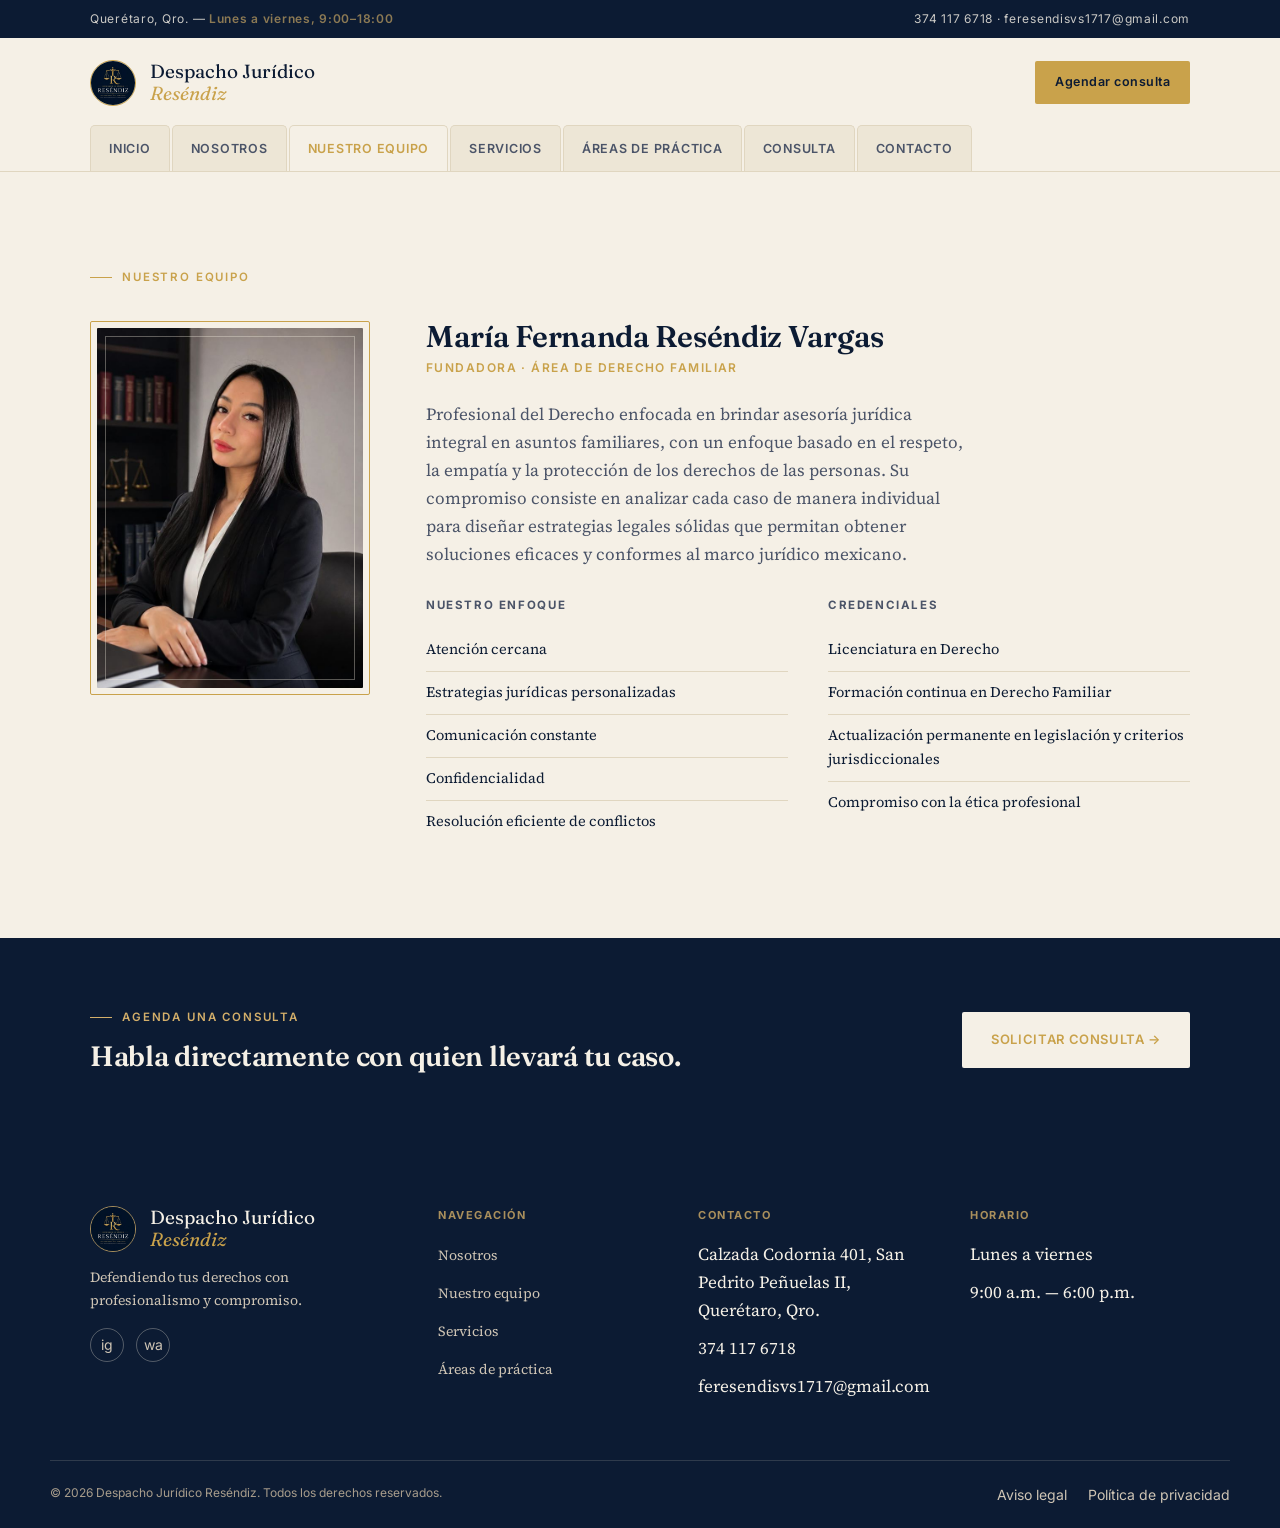
<file: equipo.html>
<!DOCTYPE html>
<html lang="es">
<head>
<meta charset="UTF-8">
<meta name="viewport" content="width=device-width, initial-scale=1.0">
<title>Nuestro Equipo — Despacho Jurídico Reséndiz</title>
<link rel="preconnect" href="https://fonts.googleapis.com">
<link href="https://fonts.googleapis.com/css2?family=Fraunces:ital,opsz,wght@0,9..144,400;0,9..144,600;1,9..144,500&family=Source+Serif+4:wght@400;500;600&family=Inter:wght@400;500;600;700&display=swap" rel="stylesheet">
<link rel="stylesheet" href="style.css">
</head>
<body>

<div class="topbar">
  <div class="wrap">
    <span class="tb-item">Querétaro, Qro. — <strong>Lunes a viernes, 9:00–18:00</strong></span>
    <span class="tb-item">374 117 6718 · feresendisvs1717@gmail.com</span>
  </div>
</div>

<header class="site">
  <div class="header-inner">
    <a class="brand" href="index.html">
      <img class="brand-mark" src="assets/logo.jpg" alt="Despacho Jurídico Reséndiz">
      <span class="brand-name">Despacho Jurídico<br><em>Reséndiz</em></span>
    </a>
    <a class="cta-small" href="consulta.html">Agendar consulta</a>
  </div>
  <nav class="tabs">
    <a href="index.html">Inicio</a>
    <a href="nosotros.html">Nosotros</a>
    <a href="equipo.html" class="active">Nuestro equipo</a>
    <a href="servicios.html">Servicios</a>
    <a href="areas-de-practica.html">Áreas de práctica</a>
    <a href="consulta.html">Consulta</a>
    <a href="contacto.html">Contacto</a>
  </nav>
</header>

<section>
  <div class="wrap">
    <span class="eyebrow">Nuestro equipo</span>
    <div class="team-card" style="margin-top:34px;">
      <div class="portrait-frame" style="background:none; padding:6px; border:1px solid var(--wine);">
        <img src="assets/team-maria.jpg" alt="María Fernanda Reséndiz Vargas" style="width:100%; height:100%; object-fit:cover; border-radius:1px;">
      </div>
      <div>
        <h1 class="team-name">María Fernanda Reséndiz Vargas</h1>
        <div class="team-role">Fundadora · Área de Derecho Familiar</div>
        <p style="max-width:60ch; color:var(--ink-soft);">Profesional del Derecho enfocada en brindar asesoría jurídica integral en asuntos familiares, con un enfoque basado en el respeto, la empatía y la protección de los derechos de las personas. Su compromiso consiste en analizar cada caso de manera individual para diseñar estrategias legales sólidas que permitan obtener soluciones eficaces y conformes al marco jurídico mexicano.</p>

        <div class="two-col">
          <div>
            <h5>Nuestro enfoque</h5>
            <ul>
              <li>Atención cercana</li>
              <li>Estrategias jurídicas personalizadas</li>
              <li>Comunicación constante</li>
              <li>Confidencialidad</li>
              <li>Resolución eficiente de conflictos</li>
            </ul>
          </div>
          <div>
            <h5>Credenciales</h5>
            <ul>
              <li>Licenciatura en Derecho</li>
              <li>Formación continua en Derecho Familiar</li>
              <li>Actualización permanente en legislación y criterios jurisdiccionales</li>
              <li>Compromiso con la ética profesional</li>
            </ul>
          </div>
        </div>
      </div>
    </div>
  </div>
</section>

<section class="wine-bg tight">
  <div class="wrap" style="display:flex; align-items:center; justify-content:space-between; gap:30px; flex-wrap:wrap;">
    <div>
      <span class="eyebrow">Agenda una consulta</span>
      <h2 style="margin-top:14px; font-size:28px;">Habla directamente con quien llevará tu caso.</h2>
    </div>
    <a class="btn" style="background:var(--cream); color:var(--wine);" href="consulta.html">Solicitar consulta →</a>
  </div>
</section>

<footer class="site">
  <div class="wrap footer-grid">
    <div class="footer-brand">
      <a class="brand" href="index.html">
        <img class="brand-mark" src="assets/logo.jpg" alt="Despacho Jurídico Reséndiz">
        <span class="brand-name">Despacho Jurídico<br><em>Reséndiz</em></span>
      </a>
      <p>Defendiendo tus derechos con profesionalismo y compromiso.</p>
      <div class="social-row">
        <!-- TODO: reemplazar "#" con el link real del perfil de Instagram -->
        <a href="https://www.instagram.com/resendiz_despacho_juridico" target="_blank" rel="noopener" aria-label="Instagram">ig</a>
        <a href="https://wa.me/523741176718" target="_blank" rel="noopener" aria-label="WhatsApp">wa</a>
      </div>
    </div>
    <div>
      <h5>Navegación</h5>
      <ul>
        <li><a href="nosotros.html">Nosotros</a></li>
        <li><a href="equipo.html">Nuestro equipo</a></li>
        <li><a href="servicios.html">Servicios</a></li>
        <li><a href="areas-de-practica.html">Áreas de práctica</a></li>
      </ul>
    </div>
    <div>
      <h5>Contacto</h5>
      <ul>
        <li>Calzada Codornia 401, San Pedrito Peñuelas II, Querétaro, Qro.</li>
        <li>374 117 6718</li>
        <li>feresendisvs1717@gmail.com</li>
      </ul>
    </div>
    <div>
      <h5>Horario</h5>
      <ul>
        <li>Lunes a viernes</li>
        <li>9:00 a.m. — 6:00 p.m.</li>
      </ul>
    </div>
  </div>
  <div class="wrap footer-bottom">
    <span>© 2026 Despacho Jurídico Reséndiz. Todos los derechos reservados.</span>
    <span>
      <a href="#">Aviso legal</a>
      <a href="#">Política de privacidad</a>
    </span>
  </div>
</footer>

</body>
</html>
</file>
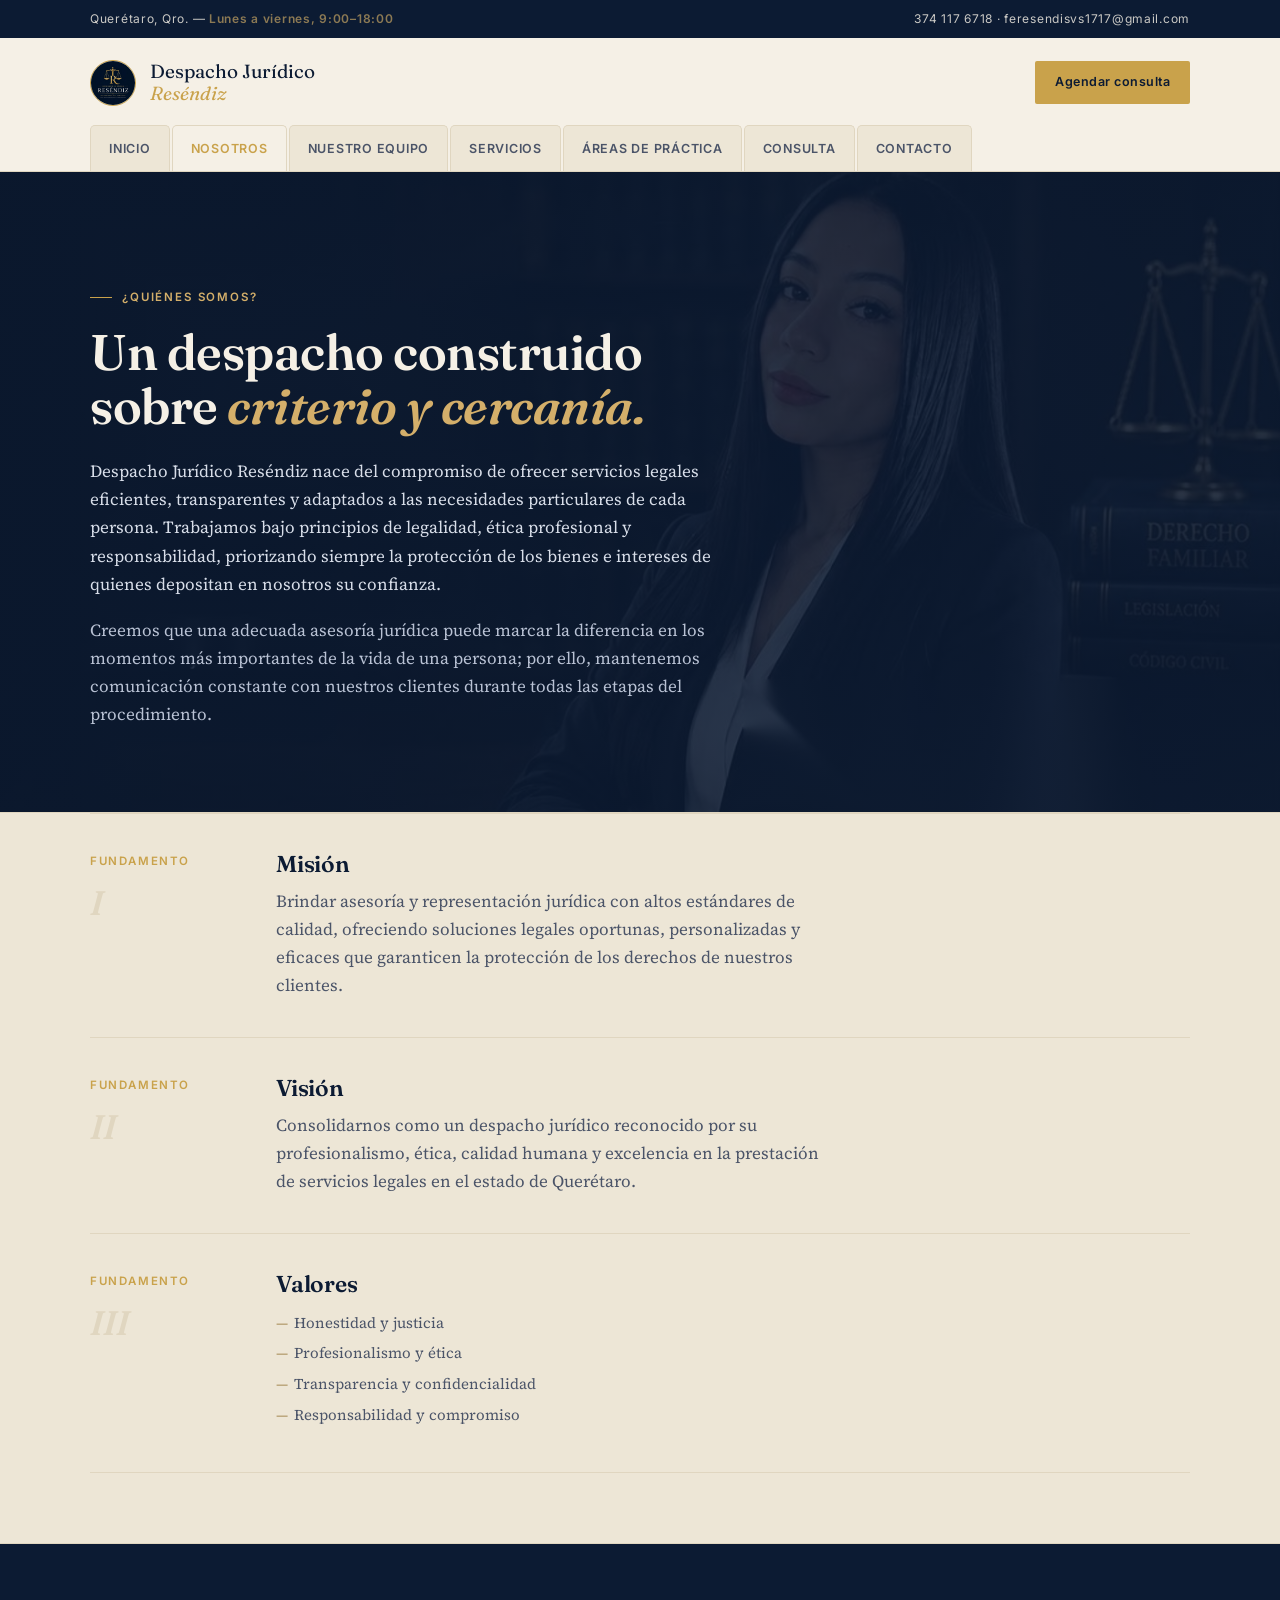
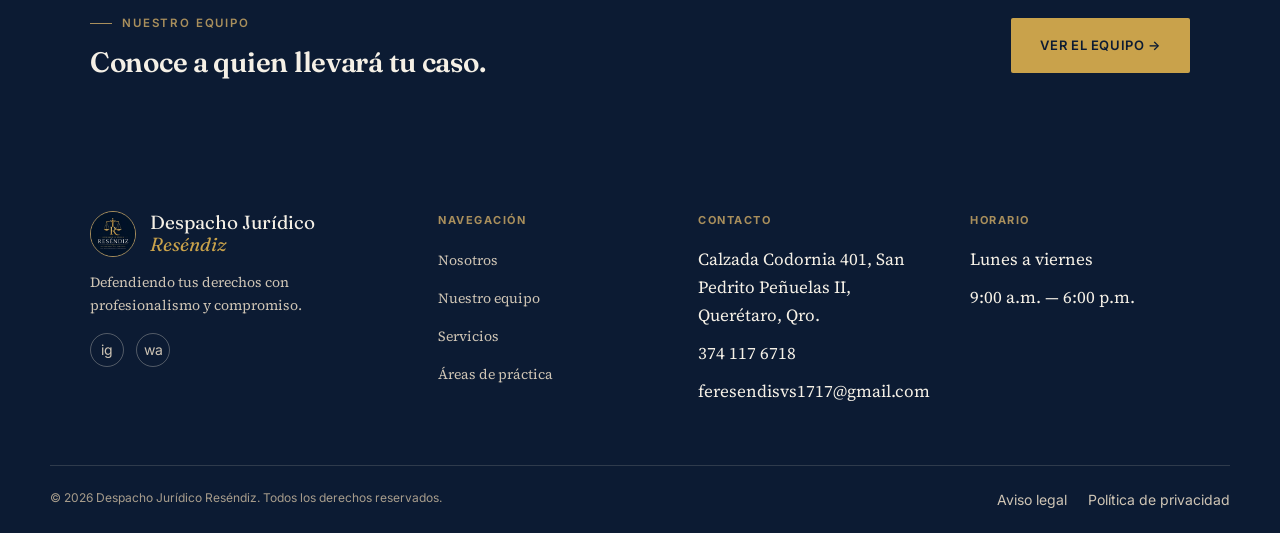
<file: nosotros.html>
<!DOCTYPE html>
<html lang="es">
<head>
<meta charset="UTF-8">
<meta name="viewport" content="width=device-width, initial-scale=1.0">
<title>Nosotros — Despacho Jurídico Reséndiz</title>
<link rel="preconnect" href="https://fonts.googleapis.com">
<link href="https://fonts.googleapis.com/css2?family=Fraunces:ital,opsz,wght@0,9..144,400;0,9..144,600;1,9..144,500&family=Source+Serif+4:wght@400;500;600&family=Inter:wght@400;500;600;700&display=swap" rel="stylesheet">
<link rel="stylesheet" href="style.css">
</head>
<body>

<div class="topbar">
  <div class="wrap">
    <span class="tb-item">Querétaro, Qro. — <strong>Lunes a viernes, 9:00–18:00</strong></span>
    <span class="tb-item">374 117 6718 · feresendisvs1717@gmail.com</span>
  </div>
</div>

<header class="site">
  <div class="header-inner">
    <a class="brand" href="index.html">
      <img class="brand-mark" src="assets/logo.jpg" alt="Despacho Jurídico Reséndiz">
      <span class="brand-name">Despacho Jurídico<br><em>Reséndiz</em></span>
    </a>
    <a class="cta-small" href="consulta.html">Agendar consulta</a>
  </div>
  <nav class="tabs">
    <a href="index.html">Inicio</a>
    <a href="nosotros.html" class="active">Nosotros</a>
    <a href="equipo.html">Nuestro equipo</a>
    <a href="servicios.html">Servicios</a>
    <a href="areas-de-practica.html">Áreas de práctica</a>
    <a href="consulta.html">Consulta</a>
    <a href="contacto.html">Contacto</a>
  </nav>
</header>

<section style="padding-bottom:60px; background:linear-gradient(rgba(12,27,51,0.88),rgba(12,27,51,0.88)),url('assets/banner-desk.jpg') center/cover; color:var(--cream);">
  <div class="wrap" style="padding-top:20px;">
    <span class="eyebrow" style="color:var(--wine-soft);">¿Quiénes somos?</span>
    <h1 style="font-size:clamp(32px,4.4vw,50px); max-width:18ch; margin-top:18px; color:var(--cream);">Un despacho construido sobre <em style="color:var(--wine-soft); font-style:italic;">criterio y cercanía.</em></h1>
    <p class="lede" style="margin-top:24px; max-width:70ch; color:#D8DEE9;">Despacho Jurídico Reséndiz nace del compromiso de ofrecer servicios legales eficientes, transparentes y adaptados a las necesidades particulares de cada persona. Trabajamos bajo principios de legalidad, ética profesional y responsabilidad, priorizando siempre la protección de los bienes e intereses de quienes depositan en nosotros su confianza.</p>
    <p style="margin-top:18px; max-width:70ch; color:#B9C2D4; padding-bottom:24px;">Creemos que una adecuada asesoría jurídica puede marcar la diferencia en los momentos más importantes de la vida de una persona; por ello, mantenemos comunicación constante con nuestros clientes durante todas las etapas del procedimiento.</p>
  </div>
</section>

<section class="tight" style="background:var(--paper-deep); border-top:1px solid var(--paper-line); border-bottom:1px solid var(--paper-line); padding-top:0;">
  <div class="wrap">
    <div class="codex">
      <div class="articulo">
        <div class="art-label">Fundamento<span>I</span></div>
        <div>
          <h3>Misión</h3>
          <p>Brindar asesoría y representación jurídica con altos estándares de calidad, ofreciendo soluciones legales oportunas, personalizadas y eficaces que garanticen la protección de los derechos de nuestros clientes.</p>
        </div>
      </div>
      <div class="articulo">
        <div class="art-label">Fundamento<span>II</span></div>
        <div>
          <h3>Visión</h3>
          <p>Consolidarnos como un despacho jurídico reconocido por su profesionalismo, ética, calidad humana y excelencia en la prestación de servicios legales en el estado de Querétaro.</p>
        </div>
      </div>
      <div class="articulo">
        <div class="art-label">Fundamento<span>III</span></div>
        <div>
          <h3>Valores</h3>
          <ul>
            <li>Honestidad y justicia</li>
            <li>Profesionalismo y ética</li>
            <li>Transparencia y confidencialidad</li>
            <li>Responsabilidad y compromiso</li>
          </ul>
        </div>
      </div>
    </div>
  </div>
</section>

<section class="dark tight">
  <div class="wrap" style="display:flex; align-items:center; justify-content:space-between; gap:30px; flex-wrap:wrap;">
    <div>
      <span class="eyebrow">Nuestro equipo</span>
      <h2 style="margin-top:14px; font-size:28px;">Conoce a quien llevará tu caso.</h2>
    </div>
    <a class="btn btn-wine" href="equipo.html">Ver el equipo →</a>
  </div>
</section>

<footer class="site">
  <div class="wrap footer-grid">
    <div class="footer-brand">
      <a class="brand" href="index.html">
        <img class="brand-mark" src="assets/logo.jpg" alt="Despacho Jurídico Reséndiz">
        <span class="brand-name">Despacho Jurídico<br><em>Reséndiz</em></span>
      </a>
      <p>Defendiendo tus derechos con profesionalismo y compromiso.</p>
      <div class="social-row">
        <!-- TODO: reemplazar "#" con el link real del perfil de Instagram -->
        <a href="https://www.instagram.com/resendiz_despacho_juridico" target="_blank" rel="noopener" aria-label="Instagram">ig</a>
        <a href="https://wa.me/523741176718" target="_blank" rel="noopener" aria-label="WhatsApp">wa</a>
      </div>
    </div>
    <div>
      <h5>Navegación</h5>
      <ul>
        <li><a href="nosotros.html">Nosotros</a></li>
        <li><a href="equipo.html">Nuestro equipo</a></li>
        <li><a href="servicios.html">Servicios</a></li>
        <li><a href="areas-de-practica.html">Áreas de práctica</a></li>
      </ul>
    </div>
    <div>
      <h5>Contacto</h5>
      <ul>
        <li>Calzada Codornia 401, San Pedrito Peñuelas II, Querétaro, Qro.</li>
        <li>374 117 6718</li>
        <li>feresendisvs1717@gmail.com</li>
      </ul>
    </div>
    <div>
      <h5>Horario</h5>
      <ul>
        <li>Lunes a viernes</li>
        <li>9:00 a.m. — 6:00 p.m.</li>
      </ul>
    </div>
  </div>
  <div class="wrap footer-bottom">
    <span>© 2026 Despacho Jurídico Reséndiz. Todos los derechos reservados.</span>
    <span>
      <a href="#">Aviso legal</a>
      <a href="#">Política de privacidad</a>
    </span>
  </div>
</footer>

</body>
</html>
</file>
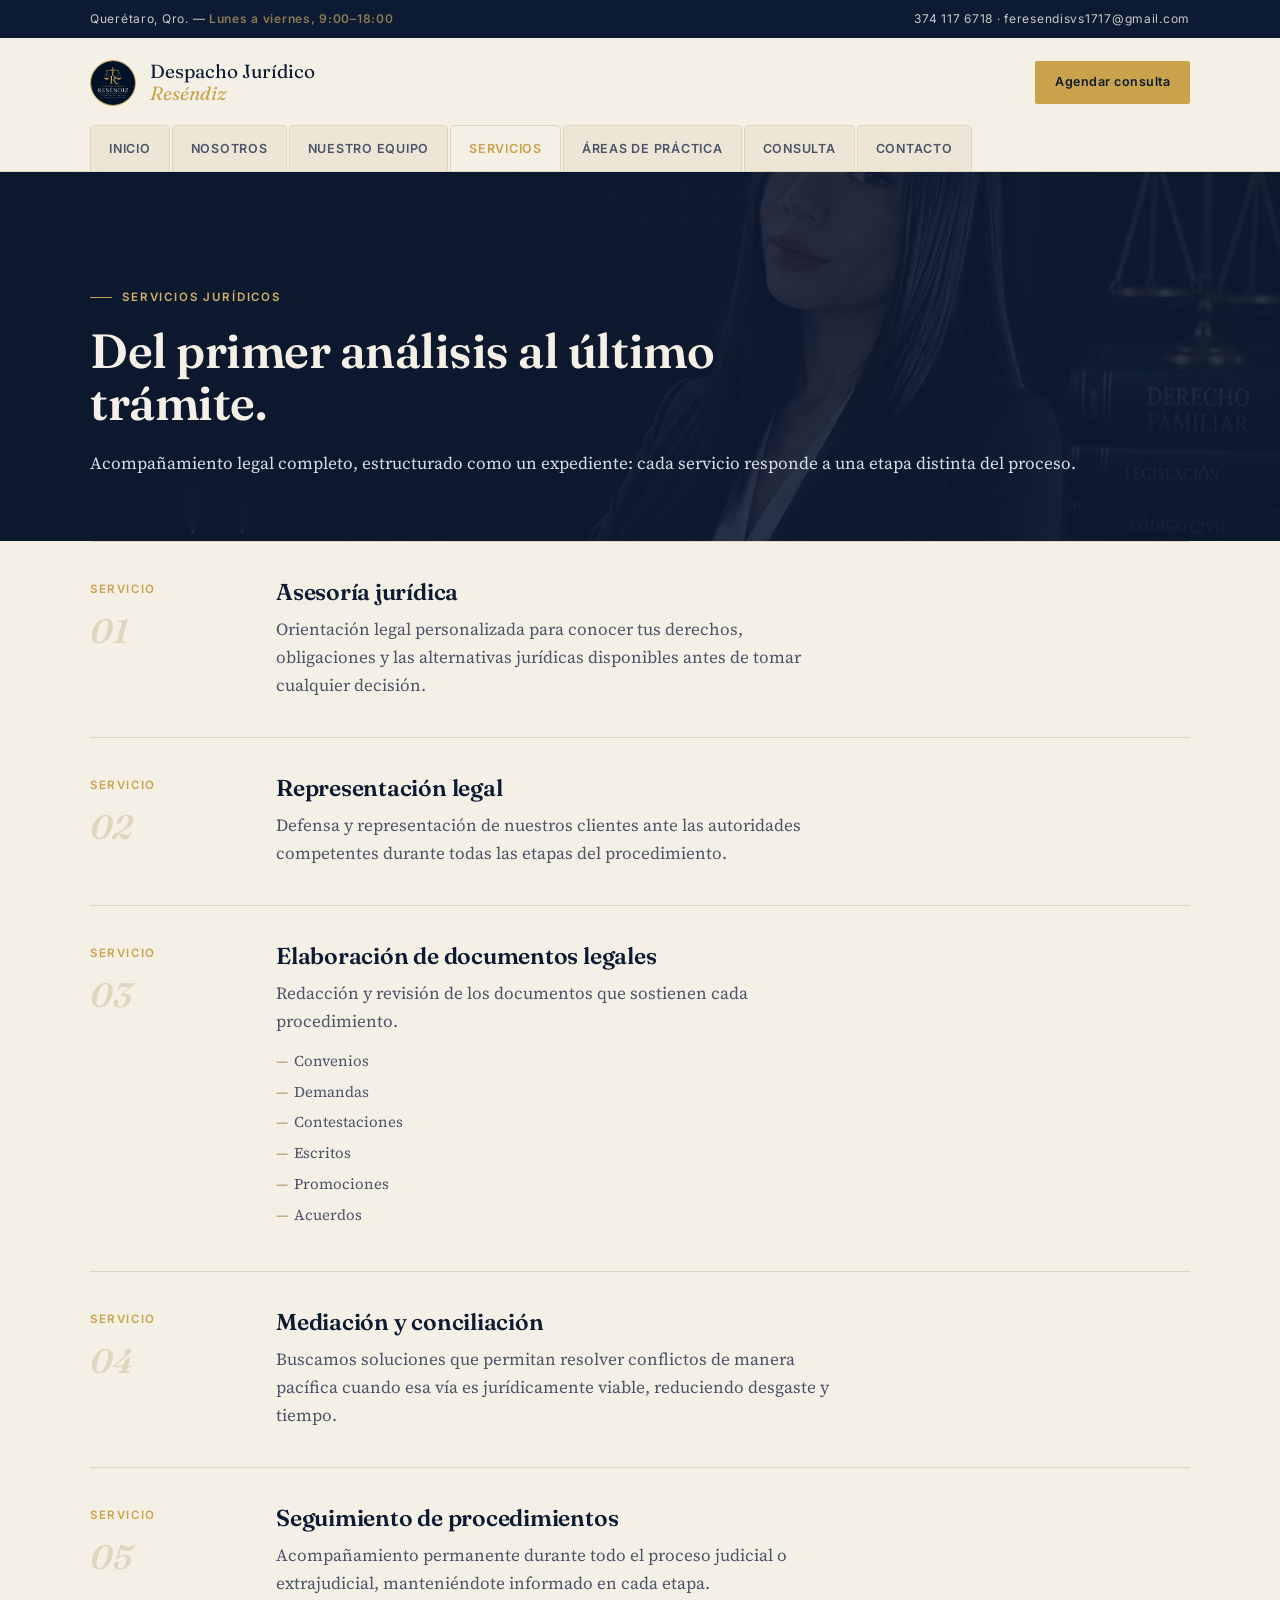
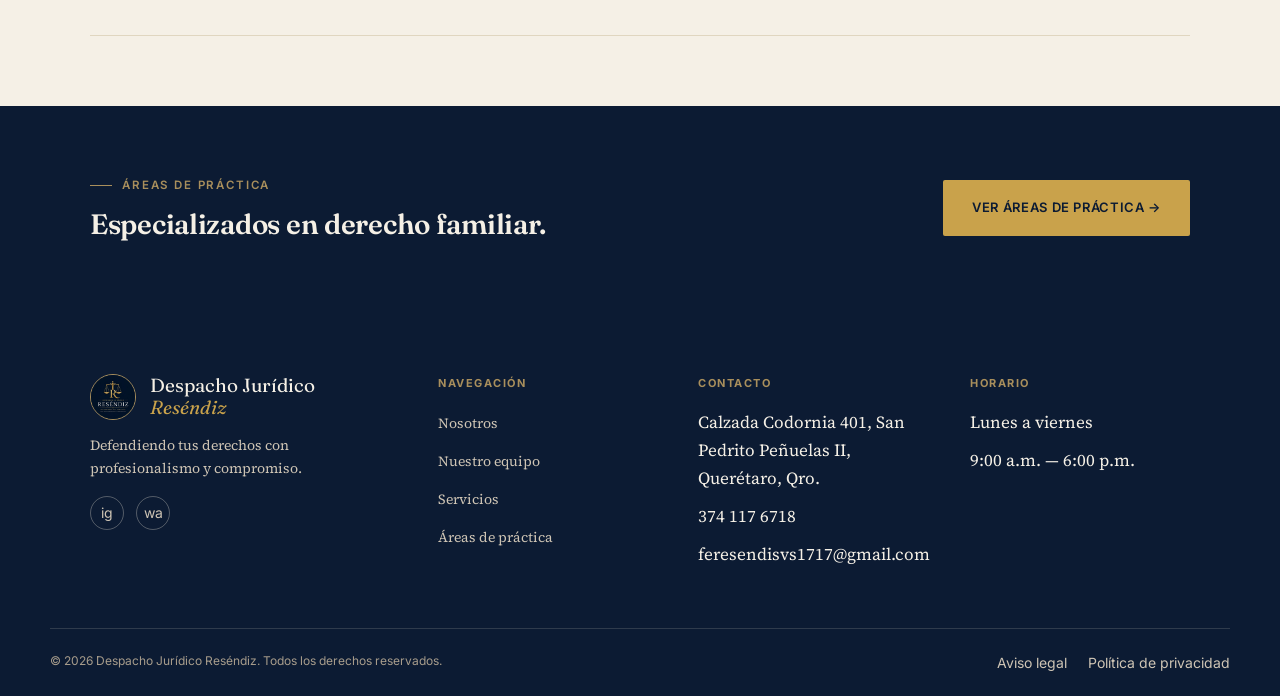
<file: servicios.html>
<!DOCTYPE html>
<html lang="es">
<head>
<meta charset="UTF-8">
<meta name="viewport" content="width=device-width, initial-scale=1.0">
<title>Servicios — Despacho Jurídico Reséndiz</title>
<link rel="preconnect" href="https://fonts.googleapis.com">
<link href="https://fonts.googleapis.com/css2?family=Fraunces:ital,opsz,wght@0,9..144,400;0,9..144,600;1,9..144,500&family=Source+Serif+4:wght@400;500;600&family=Inter:wght@400;500;600;700&display=swap" rel="stylesheet">
<link rel="stylesheet" href="style.css">
</head>
<body>

<div class="topbar">
  <div class="wrap">
    <span class="tb-item">Querétaro, Qro. — <strong>Lunes a viernes, 9:00–18:00</strong></span>
    <span class="tb-item">374 117 6718 · feresendisvs1717@gmail.com</span>
  </div>
</div>

<header class="site">
  <div class="header-inner">
    <a class="brand" href="index.html">
      <img class="brand-mark" src="assets/logo.jpg" alt="Despacho Jurídico Reséndiz">
      <span class="brand-name">Despacho Jurídico<br><em>Reséndiz</em></span>
    </a>
    <a class="cta-small" href="consulta.html">Agendar consulta</a>
  </div>
  <nav class="tabs">
    <a href="index.html">Inicio</a>
    <a href="nosotros.html">Nosotros</a>
    <a href="equipo.html">Nuestro equipo</a>
    <a href="servicios.html" class="active">Servicios</a>
    <a href="areas-de-practica.html">Áreas de práctica</a>
    <a href="consulta.html">Consulta</a>
    <a href="contacto.html">Contacto</a>
  </nav>
</header>

<section style="padding-bottom:40px; background:linear-gradient(rgba(12,27,51,0.88),rgba(12,27,51,0.88)),url('assets/banner-desk.jpg') center/cover; color:var(--cream);">
  <div class="wrap" style="padding-top:20px;">
    <span class="eyebrow" style="color:var(--wine-soft);">Servicios jurídicos</span>
    <h1 style="font-size:clamp(32px,4.4vw,48px); max-width:20ch; margin-top:18px; color:var(--cream);">Del primer análisis al último trámite.</h1>
    <p class="lede" style="margin-top:20px; color:#D8DEE9; padding-bottom:24px;">Acompañamiento legal completo, estructurado como un expediente: cada servicio responde a una etapa distinta del proceso.</p>
  </div>
</section>

<section class="tight" style="padding-top:0;">
  <div class="wrap">
    <div class="codex">
      <div class="articulo">
        <div class="art-label">Servicio<span>01</span></div>
        <div>
          <h3>Asesoría jurídica</h3>
          <p>Orientación legal personalizada para conocer tus derechos, obligaciones y las alternativas jurídicas disponibles antes de tomar cualquier decisión.</p>
        </div>
      </div>
      <div class="articulo">
        <div class="art-label">Servicio<span>02</span></div>
        <div>
          <h3>Representación legal</h3>
          <p>Defensa y representación de nuestros clientes ante las autoridades competentes durante todas las etapas del procedimiento.</p>
        </div>
      </div>
      <div class="articulo">
        <div class="art-label">Servicio<span>03</span></div>
        <div>
          <h3>Elaboración de documentos legales</h3>
          <p>Redacción y revisión de los documentos que sostienen cada procedimiento.</p>
          <ul>
            <li>Convenios</li>
            <li>Demandas</li>
            <li>Contestaciones</li>
            <li>Escritos</li>
            <li>Promociones</li>
            <li>Acuerdos</li>
          </ul>
        </div>
      </div>
      <div class="articulo">
        <div class="art-label">Servicio<span>04</span></div>
        <div>
          <h3>Mediación y conciliación</h3>
          <p>Buscamos soluciones que permitan resolver conflictos de manera pacífica cuando esa vía es jurídicamente viable, reduciendo desgaste y tiempo.</p>
        </div>
      </div>
      <div class="articulo">
        <div class="art-label">Servicio<span>05</span></div>
        <div>
          <h3>Seguimiento de procedimientos</h3>
          <p>Acompañamiento permanente durante todo el proceso judicial o extrajudicial, manteniéndote informado en cada etapa.</p>
        </div>
      </div>
    </div>
  </div>
</section>

<section class="dark tight">
  <div class="wrap" style="display:flex; align-items:center; justify-content:space-between; gap:30px; flex-wrap:wrap;">
    <div>
      <span class="eyebrow">Áreas de práctica</span>
      <h2 style="margin-top:14px; font-size:28px;">Especializados en derecho familiar.</h2>
    </div>
    <a class="btn btn-wine" href="areas-de-practica.html">Ver áreas de práctica →</a>
  </div>
</section>

<footer class="site">
  <div class="wrap footer-grid">
    <div class="footer-brand">
      <a class="brand" href="index.html">
        <img class="brand-mark" src="assets/logo.jpg" alt="Despacho Jurídico Reséndiz">
        <span class="brand-name">Despacho Jurídico<br><em>Reséndiz</em></span>
      </a>
      <p>Defendiendo tus derechos con profesionalismo y compromiso.</p>
      <div class="social-row">
        <!-- TODO: reemplazar "#" con el link real del perfil de Instagram -->
        <a href="https://www.instagram.com/resendiz_despacho_juridico" target="_blank" rel="noopener" aria-label="Instagram">ig</a>
        <a href="https://wa.me/523741176718" target="_blank" rel="noopener" aria-label="WhatsApp">wa</a>
      </div>
    </div>
    <div>
      <h5>Navegación</h5>
      <ul>
        <li><a href="nosotros.html">Nosotros</a></li>
        <li><a href="equipo.html">Nuestro equipo</a></li>
        <li><a href="servicios.html">Servicios</a></li>
        <li><a href="areas-de-practica.html">Áreas de práctica</a></li>
      </ul>
    </div>
    <div>
      <h5>Contacto</h5>
      <ul>
        <li>Calzada Codornia 401, San Pedrito Peñuelas II, Querétaro, Qro.</li>
        <li>374 117 6718</li>
        <li>feresendisvs1717@gmail.com</li>
      </ul>
    </div>
    <div>
      <h5>Horario</h5>
      <ul>
        <li>Lunes a viernes</li>
        <li>9:00 a.m. — 6:00 p.m.</li>
      </ul>
    </div>
  </div>
  <div class="wrap footer-bottom">
    <span>© 2026 Despacho Jurídico Reséndiz. Todos los derechos reservados.</span>
    <span>
      <a href="#">Aviso legal</a>
      <a href="#">Política de privacidad</a>
    </span>
  </div>
</footer>

</body>
</html>
</file>
<file: style.css>
/* ============================================================
   Despacho Jurídico Reséndiz — sistema editorial "códice legal"
   ============================================================ */

:root{
  --ink:        #0C1B33;
  --ink-soft:   #4B5468;
  --paper:      #F5F0E6;
  --paper-deep: #EDE6D6;
  --paper-line: #E0D6C0;
  --wine:       #C9A24B;
  --wine-deep:  #AD873C;
  --wine-soft:  #D4AF6A;
  --brass:      #A98F5C;
  --cream:      #F5F0E6;

  --display: "Fraunces", "Iowan Old Style", serif;
  --body:    "Source Serif 4", Georgia, serif;
  --sans:    "Inter", -apple-system, sans-serif;

  --max: 1180px;
}

*{ box-sizing:border-box; margin:0; padding:0; }

html{ scroll-behavior:smooth; }

body{
  background:var(--paper);
  color:var(--ink);
  font-family:var(--body);
  font-size:17px;
  line-height:1.65;
  -webkit-font-smoothing:antialiased;
}

img{ max-width:100%; display:block; }

a{ color:inherit; text-decoration:none; }

.wrap{
  max-width:var(--max);
  margin:0 auto;
  padding:0 40px;
}

h1,h2,h3,h4{
  font-family:var(--display);
  font-weight:600;
  color:var(--ink);
  line-height:1.08;
  letter-spacing:-0.01em;
}

.eyebrow{
  font-family:var(--sans);
  font-size:11.5px;
  font-weight:600;
  letter-spacing:0.16em;
  text-transform:uppercase;
  color:var(--wine);
  display:flex;
  align-items:center;
  gap:10px;
}
.eyebrow::before{
  content:"";
  width:22px;
  height:1px;
  background:var(--wine);
  display:inline-block;
}

/* focus visibility */
a:focus-visible, button:focus-visible, input:focus-visible, textarea:focus-visible{
  outline:2px solid var(--wine);
  outline-offset:3px;
}

@media (prefers-reduced-motion: reduce){
  *{ animation:none !important; transition:none !important; scroll-behavior:auto !important; }
}

/* ---------------- topbar (like a colophon strip) ---------------- */
.topbar{
  background:var(--ink);
  color:var(--cream);
  font-family:var(--sans);
  font-size:12px;
  letter-spacing:0.06em;
}
.topbar .wrap{
  display:flex;
  justify-content:space-between;
  align-items:center;
  padding:9px 40px;
  flex-wrap:wrap;
  gap:6px;
}
.topbar .tb-item{ opacity:0.82; }
.topbar .tb-item strong{ color:var(--brass); font-weight:600; opacity:1; }

/* ---------------- header / nav (folio tabs) ---------------- */
header.site{
  background:var(--paper);
  border-bottom:1px solid var(--paper-line);
  position:sticky;
  top:0;
  z-index:50;
}
.header-inner{
  display:flex;
  align-items:center;
  justify-content:space-between;
  padding:22px 40px 0;
  max-width:var(--max);
  margin:0 auto;
}
.brand{
  display:flex;
  align-items:center;
  gap:14px;
}
.brand-mark{
  width:46px; height:46px;
  border:1.5px solid var(--wine);
  border-radius:50%;
  display:flex; align-items:center; justify-content:center;
  font-family:var(--display);
  font-style:italic;
  font-size:22px;
  color:var(--wine);
  object-fit:cover;
  flex-shrink:0;
}
.brand-name{
  font-family:var(--display);
  font-size:19px;
  line-height:1.15;
}
.brand-name small{
  display:block;
  font-family:var(--sans);
  font-size:10.5px;
  letter-spacing:0.16em;
  color:var(--ink-soft);
  font-weight:600;
  margin-top:2px;
}
.brand-name em{ font-style:italic; color:var(--wine); }

.cta-small{
  font-family:var(--sans);
  font-size:12.5px;
  font-weight:600;
  letter-spacing:0.04em;
  background:var(--wine);
  color:var(--ink);
  padding:11px 20px;
  border-radius:2px;
  transition:background .18s ease;
}
.cta-small:hover{ background:var(--wine-deep); }

nav.tabs{
  max-width:var(--max);
  margin:18px auto 0;
  padding:0 40px;
  display:flex;
  gap:2px;
  overflow-x:auto;
}
nav.tabs a{
  font-family:var(--sans);
  font-size:12.5px;
  font-weight:600;
  letter-spacing:0.06em;
  text-transform:uppercase;
  padding:13px 18px 12px;
  color:var(--ink-soft);
  border-top:1px solid var(--paper-line);
  border-left:1px solid var(--paper-line);
  border-right:1px solid var(--paper-line);
  border-radius:5px 5px 0 0;
  background:var(--paper-deep);
  white-space:nowrap;
  position:relative;
  top:1px;
}
nav.tabs a.active{
  background:var(--paper);
  color:var(--wine);
  border-color:var(--paper-line);
  border-bottom:1px solid var(--paper);
}
nav.tabs a:hover:not(.active){ color:var(--wine); }

/* mobile nav */
.nav-toggle{ display:none; }
@media (max-width:860px){
  .header-inner{ padding:18px 22px 0; }
  nav.tabs{ padding:0 22px; }
  .cta-small{ display:none; }
}

/* ---------------- hero ---------------- */
.hero{
  padding:96px 0 90px;
  position:relative;
}
.hero .wrap{
  display:grid;
  grid-template-columns:1.15fr 0.85fr;
  gap:64px;
  align-items:center;
}
.hero h1{
  font-size:clamp(38px,5vw,60px);
  margin:20px 0 26px;
}
.hero h1 em{
  font-style:italic;
  color:var(--wine);
  font-weight:500;
}
.hero p.lede{
  font-size:18.5px;
  color:var(--ink-soft);
  max-width:46ch;
  margin-bottom:34px;
}
@media (max-width:860px){
  .hero{ padding:52px 0 64px; }
  .hero .wrap{ grid-template-columns:1fr; gap:44px; }
  .hero-photo{ max-width:360px; margin:0 auto; }
  .hero h1{ font-size:clamp(30px,7vw,40px); }
}
.hero-actions{ display:flex; gap:16px; flex-wrap:wrap; align-items:center; }

.btn{
  font-family:var(--sans);
  font-size:13px;
  font-weight:600;
  letter-spacing:0.05em;
  text-transform:uppercase;
  padding:16px 28px;
  border-radius:2px;
  display:inline-flex;
  align-items:center;
  gap:10px;
  transition:all .18s ease;
  border:1px solid transparent;
}
.btn-wine{ background:var(--wine); color:var(--ink); }
.btn-wine:hover{ background:var(--wine-deep); }
.btn-ghost{ border-color:var(--ink); color:var(--ink); }
.btn-ghost:hover{ background:var(--ink); color:var(--paper); }

/* hero photo with nameplate */
.hero-photo{ position:relative; }
.hero-photo-frame{
  border:1px solid var(--wine);
  border-radius:3px;
  overflow:hidden;
  padding:6px;
}
.hero-photo-frame img{ border-radius:2px; width:100%; display:block; }
.hero-nameplate{
  position:absolute;
  left:16px; right:16px; bottom:-16px;
  background:var(--ink);
  border:1px solid var(--wine);
  padding:12px 18px;
}
.hero-nameplate .np-name{
  font-family:var(--display);
  font-size:15px;
  color:var(--cream);
  font-weight:600;
}
.hero-nameplate .np-role{
  font-family:var(--sans);
  font-size:10px;
  letter-spacing:0.08em;
  text-transform:uppercase;
  color:var(--wine-soft);
  margin-top:3px;
}

/* entrance animation */
.reveal{
  opacity:0;
  transform:translateY(16px);
  transition:opacity .7s ease, transform .7s ease;
}
.reveal.show{ opacity:1; transform:translateY(0); }
.reveal-right{ transform:translateX(24px) scale(0.98); }
.reveal-right.show{ transform:translateX(0) scale(1); }
@media (prefers-reduced-motion: reduce){
  .reveal{ opacity:1; transform:none; transition:none; }
}

/* decorative folio / seal graphic used on hero */
.seal{
  aspect-ratio:1;
  border-radius:50%;
  border:1px solid var(--paper-line);
  display:flex; align-items:center; justify-content:center;
  position:relative;
}
.seal-inner{
  width:78%; aspect-ratio:1;
  border-radius:50%;
  border:1.5px dashed var(--brass);
  display:flex; flex-direction:column; align-items:center; justify-content:center;
  text-align:center;
  gap:6px;
}
.seal-inner .glyph{
  font-family:var(--display);
  font-style:italic;
  font-size:44px;
  color:var(--wine);
}
.seal-inner .cap{
  font-family:var(--sans);
  font-size:10.5px;
  letter-spacing:0.2em;
  text-transform:uppercase;
  color:var(--ink-soft);
}

/* ---------------- pillars / feature row ---------------- */
.pillars{
  border-top:1px solid var(--paper-line);
  border-bottom:1px solid var(--paper-line);
  background:var(--paper-deep);
}
.pillars .wrap{
  display:grid;
  grid-template-columns:repeat(4,1fr);
  gap:0;
}
.pillar{
  padding:30px 26px;
  border-left:1px solid var(--paper-line);
}
.pillar:first-child{ border-left:none; }
.pillar .num{
  font-family:var(--display);
  font-style:italic;
  color:var(--wine);
  font-size:14px;
  margin-bottom:10px;
  display:block;
}
.pillar h4{ font-size:16px; margin-bottom:6px; }
.pillar p{ font-size:14px; color:var(--ink-soft); }
@media (max-width:860px){
  .pillars .wrap{ grid-template-columns:1fr 1fr; }
  .pillar{ border-top:1px solid var(--paper-line); }
  .pillar:nth-child(odd){ border-left:none; }
}

/* ---------------- sections ---------------- */
section{ padding:96px 0; }
section.tight{ padding:70px 0; }
section.dark{
  background:var(--ink);
  color:var(--cream);
}
section.dark h2, section.dark h3, section.dark h1{ color:var(--cream); }
section.dark .eyebrow{ color:var(--brass); }
section.dark .eyebrow::before{ background:var(--brass); }
section.dark p{ color:#D8CFC1; }
section.wine-bg{ background:var(--ink); color:var(--cream); }
section.wine-bg h2, section.wine-bg p{ color:var(--cream); }
section.wine-bg .eyebrow{ color:var(--wine-soft); }
section.wine-bg .eyebrow::before{ background:var(--wine-soft); }

.section-head{ max-width:640px; margin-bottom:52px; }
.section-head h2{ font-size:clamp(28px,3.4vw,42px); margin-top:16px; }
.section-head p{ margin-top:16px; color:var(--ink-soft); font-size:16.5px; }

hr.rule{
  border:none;
  border-top:1px solid var(--paper-line);
  margin:0;
}

/* ---------------- articulo list (signature component) ---------------- */
.codex{
  display:flex;
  flex-direction:column;
}
.articulo{
  display:grid;
  grid-template-columns:150px 1fr;
  gap:36px;
  padding:38px 0;
  border-top:1px solid var(--paper-line);
}
.codex .articulo:last-child{ border-bottom:1px solid var(--paper-line); }
.articulo .art-label{
  font-family:var(--sans);
  font-size:11.5px;
  letter-spacing:0.14em;
  text-transform:uppercase;
  color:var(--wine);
  font-weight:600;
}
.articulo .art-label span{
  display:block;
  font-family:var(--display);
  font-style:italic;
  font-size:34px;
  color:var(--paper-line);
  letter-spacing:0;
  text-transform:none;
  margin-top:4px;
}
.articulo h3{ font-size:23px; margin-bottom:10px; }
.articulo p{ color:var(--ink-soft); max-width:62ch; }
.articulo ul{ margin-top:14px; padding-left:0; list-style:none; }
.articulo ul li{
  font-size:15px;
  color:var(--ink-soft);
  padding-left:18px;
  position:relative;
  margin-bottom:6px;
}
.articulo ul li::before{
  content:"—";
  position:absolute; left:0; color:var(--brass);
}
@media (max-width:700px){
  .articulo{ grid-template-columns:1fr; gap:10px; }
}

/* ---------------- card grid (practice areas) ---------------- */
.grid-cards{
  display:grid;
  grid-template-columns:repeat(4,1fr);
  gap:1px;
  background:var(--paper-line);
  border:1px solid var(--paper-line);
}
.card{
  background:var(--paper);
  padding:34px 28px;
  position:relative;
  overflow:hidden;
}
.card::before{
  content:"";
  position:absolute;
  top:0; right:0;
  width:0; height:0;
  border-style:solid;
  border-width:0 28px 28px 0;
  border-color:transparent var(--wine) transparent transparent;
  opacity:0.9;
}
.card h4{ font-size:17px; margin:6px 0 10px; padding-right:20px; }
.card p{ font-size:14px; color:var(--ink-soft); }
@media (max-width:900px){ .grid-cards{ grid-template-columns:1fr 1fr; } }
@media (max-width:560px){ .grid-cards{ grid-template-columns:1fr; } }

/* ---------------- team ---------------- */
.team-card{
  display:grid;
  grid-template-columns:280px 1fr;
  gap:56px;
  align-items:start;
}
.portrait-frame{
  aspect-ratio:3/4;
  background:linear-gradient(160deg,var(--wine) 0%, var(--wine-deep) 100%);
  border-radius:2px;
  display:flex;
  align-items:center;
  justify-content:center;
  position:relative;
}
.portrait-frame::after{
  content:"";
  position:absolute; inset:14px;
  border:1px solid rgba(244,238,223,0.35);
  pointer-events:none;
}
.portrait-frame .initials{
  font-family:var(--display);
  font-style:italic;
  font-size:76px;
  color:var(--cream);
}
.team-name{ font-size:30px; margin-bottom:4px; }
.team-role{
  font-family:var(--sans);
  font-size:12px;
  letter-spacing:0.12em;
  text-transform:uppercase;
  color:var(--wine);
  font-weight:600;
  margin-bottom:22px;
}
.two-col{
  display:grid;
  grid-template-columns:1fr 1fr;
  gap:40px;
  margin-top:28px;
}
.two-col h5{
  font-family:var(--sans);
  font-size:11.5px;
  letter-spacing:0.14em;
  text-transform:uppercase;
  color:var(--ink-soft);
  margin-bottom:14px;
}
.two-col ul{ list-style:none; }
.two-col li{
  font-size:14.5px;
  padding:9px 0;
  border-top:1px solid var(--paper-line);
}
.two-col li:first-child{ border-top:none; }
@media (max-width:760px){
  .team-card{ grid-template-columns:1fr; }
  .portrait-frame{ max-width:220px; }
  .two-col{ grid-template-columns:1fr; }
}

/* ---------------- consulta / steps ---------------- */
.steps{
  counter-reset:step;
  display:flex;
  flex-direction:column;
}
.step{
  display:flex;
  gap:26px;
  padding:26px 0;
  border-top:1px solid rgba(244,238,223,0.18);
}
.steps .step:last-child{ border-bottom:1px solid rgba(244,238,223,0.18); }
.step .step-num{
  font-family:var(--display);
  font-style:italic;
  font-size:26px;
  color:var(--brass);
  width:36px;
  flex-shrink:0;
}
.step h4{ color:var(--cream); font-size:17px; margin-bottom:6px; }
.step p{ font-size:14.5px; }

/* ---------------- forms ---------------- */
.split-grid{ display:grid; grid-template-columns:1fr 1fr; }
@media (max-width:860px){ .split-grid{ grid-template-columns:1fr; gap:40px !important; } }
@media (max-width:700px){ .two-col{ grid-template-columns:1fr !important; } }

.form-panel{
  background:var(--paper-deep);
  border:1px solid var(--paper-line);
  padding:44px;
}
.field{ margin-bottom:20px; }
.field label{
  display:block;
  font-family:var(--sans);
  font-size:11px;
  letter-spacing:0.1em;
  text-transform:uppercase;
  color:var(--ink-soft);
  margin-bottom:8px;
}
.field input, .field select, .field textarea{
  width:100%;
  background:var(--paper);
  border:1px solid var(--paper-line);
  padding:13px 14px;
  font-family:var(--body);
  font-size:15px;
  color:var(--ink);
  border-radius:2px;
}
.field textarea{ resize:vertical; min-height:110px; }
.field-row{ display:grid; grid-template-columns:1fr 1fr; gap:18px; }
@media (max-width:600px){ .field-row{ grid-template-columns:1fr; } }
.form-submit{
  width:100%;
  justify-content:center;
  border:none;
  cursor:pointer;
  font-family:var(--sans);
}

/* ---------------- info strip (contact page) ---------------- */
.info-strip{
  display:grid;
  grid-template-columns:repeat(3,1fr);
  gap:0;
  border:1px solid var(--paper-line);
}
.info-strip > div{
  padding:32px 30px;
  border-left:1px solid var(--paper-line);
}
.info-strip > div:first-child{ border-left:none; }
.info-strip .eyebrow{ margin-bottom:14px; }
.info-strip p{ font-size:15px; color:var(--ink-soft); }
.info-strip a.link-line{
  display:block;
  margin-top:4px;
  color:var(--ink);
}
.info-strip a.link-line:hover{ color:var(--wine); }
@media (max-width:760px){
  .info-strip{ grid-template-columns:1fr; }
  .info-strip > div{ border-left:none; border-top:1px solid var(--paper-line); }
  .info-strip > div:first-child{ border-top:none; }
}

/* ---------------- footer (colophon) ---------------- */
footer.site{
  background:var(--ink);
  color:var(--cream);
  padding:64px 0 0;
}
.footer-grid{
  display:grid;
  grid-template-columns:1.4fr 1fr 1fr 1fr;
  gap:40px;
  padding-bottom:50px;
  border-bottom:1px solid rgba(244,238,223,0.15);
}
footer.site h5{
  font-family:var(--sans);
  font-size:11px;
  letter-spacing:0.14em;
  text-transform:uppercase;
  color:var(--brass);
  margin-bottom:16px;
}
footer.site p, footer.site a{ font-size:14px; color:#CFC5B5; }
footer.site ul{ list-style:none; }
footer.site li{ margin-bottom:10px; }
footer.site a:hover{ color:var(--cream); }
.footer-brand .brand-mark{ border-color:var(--brass); color:var(--brass); }
.footer-brand .brand-name{ color:var(--cream); }
.footer-brand p{ margin-top:14px; max-width:32ch; }
.social-row{ display:flex; gap:12px; margin-top:16px; }
.social-row a{
  width:34px; height:34px;
  border:1px solid rgba(244,238,223,0.3);
  border-radius:50%;
  display:flex; align-items:center; justify-content:center;
  font-family:var(--sans); font-size:12px;
}
.social-row a:hover{ border-color:var(--brass); color:var(--brass); }
.footer-bottom{
  font-family:var(--sans);
  font-size:12px;
  color:#a89d8c;
  padding:22px 0;
  display:flex;
  justify-content:space-between;
  flex-wrap:wrap;
  gap:10px;
}
.footer-bottom a{ margin-left:18px; }
.footer-bottom a:hover{ color:var(--cream); }
@media (max-width:860px){
  .footer-grid{ grid-template-columns:1fr 1fr; }
}
</file>
